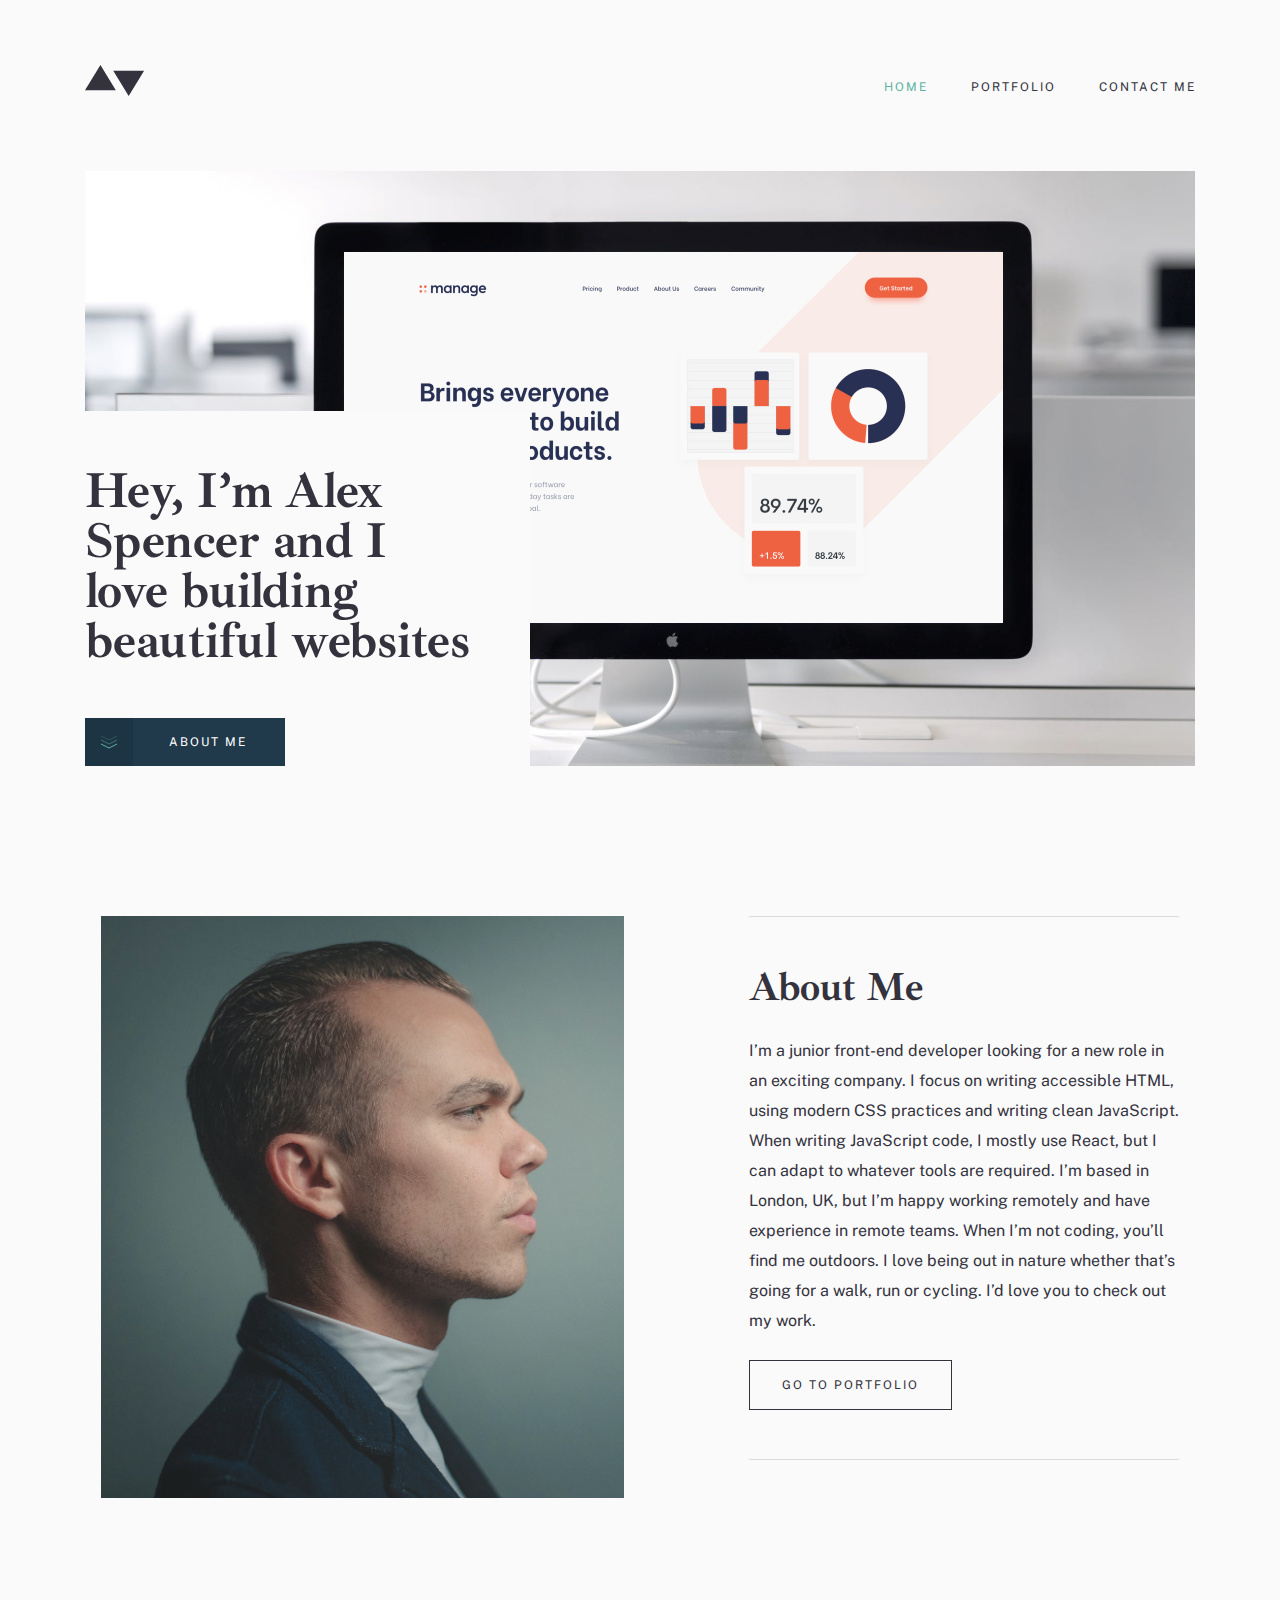
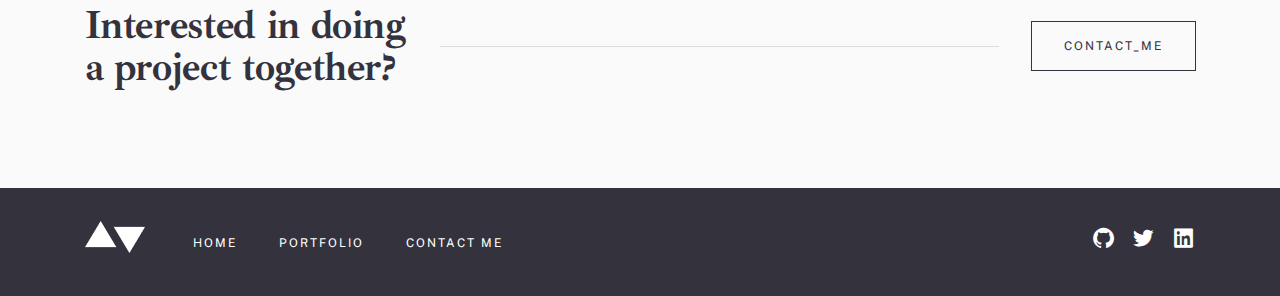
<file: index.html>
<!DOCTYPE html>
<html lang="en">
<head>
  <meta charset="UTF-8">
  <meta http-equiv="X-UA-Compatible" content="IE=edge">
  <meta name="viewport" content="width=device-width, initial-scale=1.0">
  <title>Document</title>
  <link href='https://unpkg.com/boxicons@2.0.9/css/boxicons.min.css' rel='stylesheet'>
  <link rel="preconnect" href="https://fonts.googleapis.com">
  <link rel="preconnect" href="https://fonts.gstatic.com" crossorigin>
  <link href="https://fonts.googleapis.com/css2?family=Ibarra+Real+Nova:wght@700&family=Public+Sans&display=swap" rel="stylesheet">
  <link rel="stylesheet" href="./css/flexboxgrid.css">
  <link rel="stylesheet" href="./css/normalize.css">
  <link rel="stylesheet" href="./css/home.css">
  <link rel="stylesheet" href="./css/global.css">
</head>
<body>
  <div class="wrapper">
    <section id="hero">
      <h2 class="hero__visiblty">minimalist</h2>
      <header class="hero__header header">
        <div class="header__container container">
          <div class="header__row row between-xs middle-xs">
            <a class="header__logo-link" href="#">
              <img class="header__logo" src="img/heard-logo.svg" alt="site-logo" width="60" height="32">
            </a>
            <nav class="header__nav nav">
              <ul class="nav__list row middle-xs">
                <li class="nav__item"><a class="nav__link nav__link--active" href="#">HOME</a></li>
                <li class="nav__item"><a class="nav__link" href="#">PORTFOLIO</a></li>
                <li class="nav__item"><a class="nav__link" href="#">CONTACT ME</a></li>
              </ul>
            </nav>
            <button class="header__menu menu">
              <span class="menu__line line1"></span>
              <span class="menu__line line2"></span>
              <span class="menu__line line3"></span>
            </button>
          </div>
        </div>
      </header>
      <div class="hero__container container">
        <div class="hero__elements"> 
        <div class="hero__des"> 
          <h2 class="hero__title">Hey, I’m Alex Spencer and I love building beautiful websites</h2>
          <a class="home-btn" href="#"><span></span>ABOUT ME</a>
        </div>
        </div>
      </div>
    </section>
    <main>
      <section id="about">
        <div class="about__container container">
          <div class="about__row row">
            <div class="about__item col-md-6 col-sm-5">
              <div class="about__img">
                <img src="./img/about-img.jpg" alt="about-img">
              </div>
              <div class="about__img2">
                <img  src="./img/about-img2.jpg" alt="about-img">
              </div>
            </div>
            <div class="about__item col-md-5 col-sm-6 col-xs-offset-1">
              <div class="about__elements">
                <h2 class="about__title bold">About Me</h2>
                <p class="about__text">I’m a junior front-end developer looking for a new role in an exciting company. I focus on writing accessible HTML, using modern CSS practices and writing clean JavaScript. When writing JavaScript code, I mostly use React, but I can adapt to whatever tools are required. I’m based in London, UK, but I’m happy working remotely and have experience in remote teams. When I’m not coding, you’ll find me outdoors. I love being out in nature whether that’s going for a walk, run or cycling. I’d love you to check out my work.</p>
                <a class="btn" href="#">GO TO PORTFOLIO</a>
              </div>
            </div>
          </div>
        </div>
      </section>
      <section id="interested">
        <div class="interested__container container">
          <h2 class="interested__title bold">Interested in doing a project together?</h2>
          <span></span>
          <a class="interested__link btn" href="#">CONTACT_ME</a>
        </div>
      </section>
    </main>
  </div>
  <footer class="footer-sec" id="footer">
    <div class="footer-sec__container container">
      <div class="footer">
        <a class="footer__logo" href="#">
          <img class="footer__logo-img" src="./img/footer-logo.png" alt="footer-logo">
        </a>
        <ul class="footer__list footer-list">
          <li class="footer-list__item">
            <a class="footer-list__link" href="#">HOME</a>
          </li>
          <li class="footer-list__item">
            <a class="footer-list__link" href="#">PORTFOLIO</a>
          </li>
          <li class="footer-list__item">
            <a class="footer-list__link" href="#">CONTACT ME</a>
          </li>
        </ul>
        <ul class="footer__icon-list footer-icon-list">
          <li class="footer-icon-list__item">
            <a class="footer-icon-list__link" href="#" target="_blank">
              <i class='bx bxl-github'></i>
            </a>
          </li>
          <li class="footer-icon-list__item">
            <a class="footer-icon-list__link" href="#" target="_blank">
              <i class='bx bxl-twitter' ></i>
            </a>
          </li>
          <li class="footer-icon-list__item">
            <a class="footer-icon-list__link" href="#" target="_blank">
              <i class='bx bxl-linkedin-square'></i>
            </a>
          </li>
        </ul>
      </div>
    </div>
  </footer>
  <script src="./js/main.js"></script>
</body>
</html>
</file>
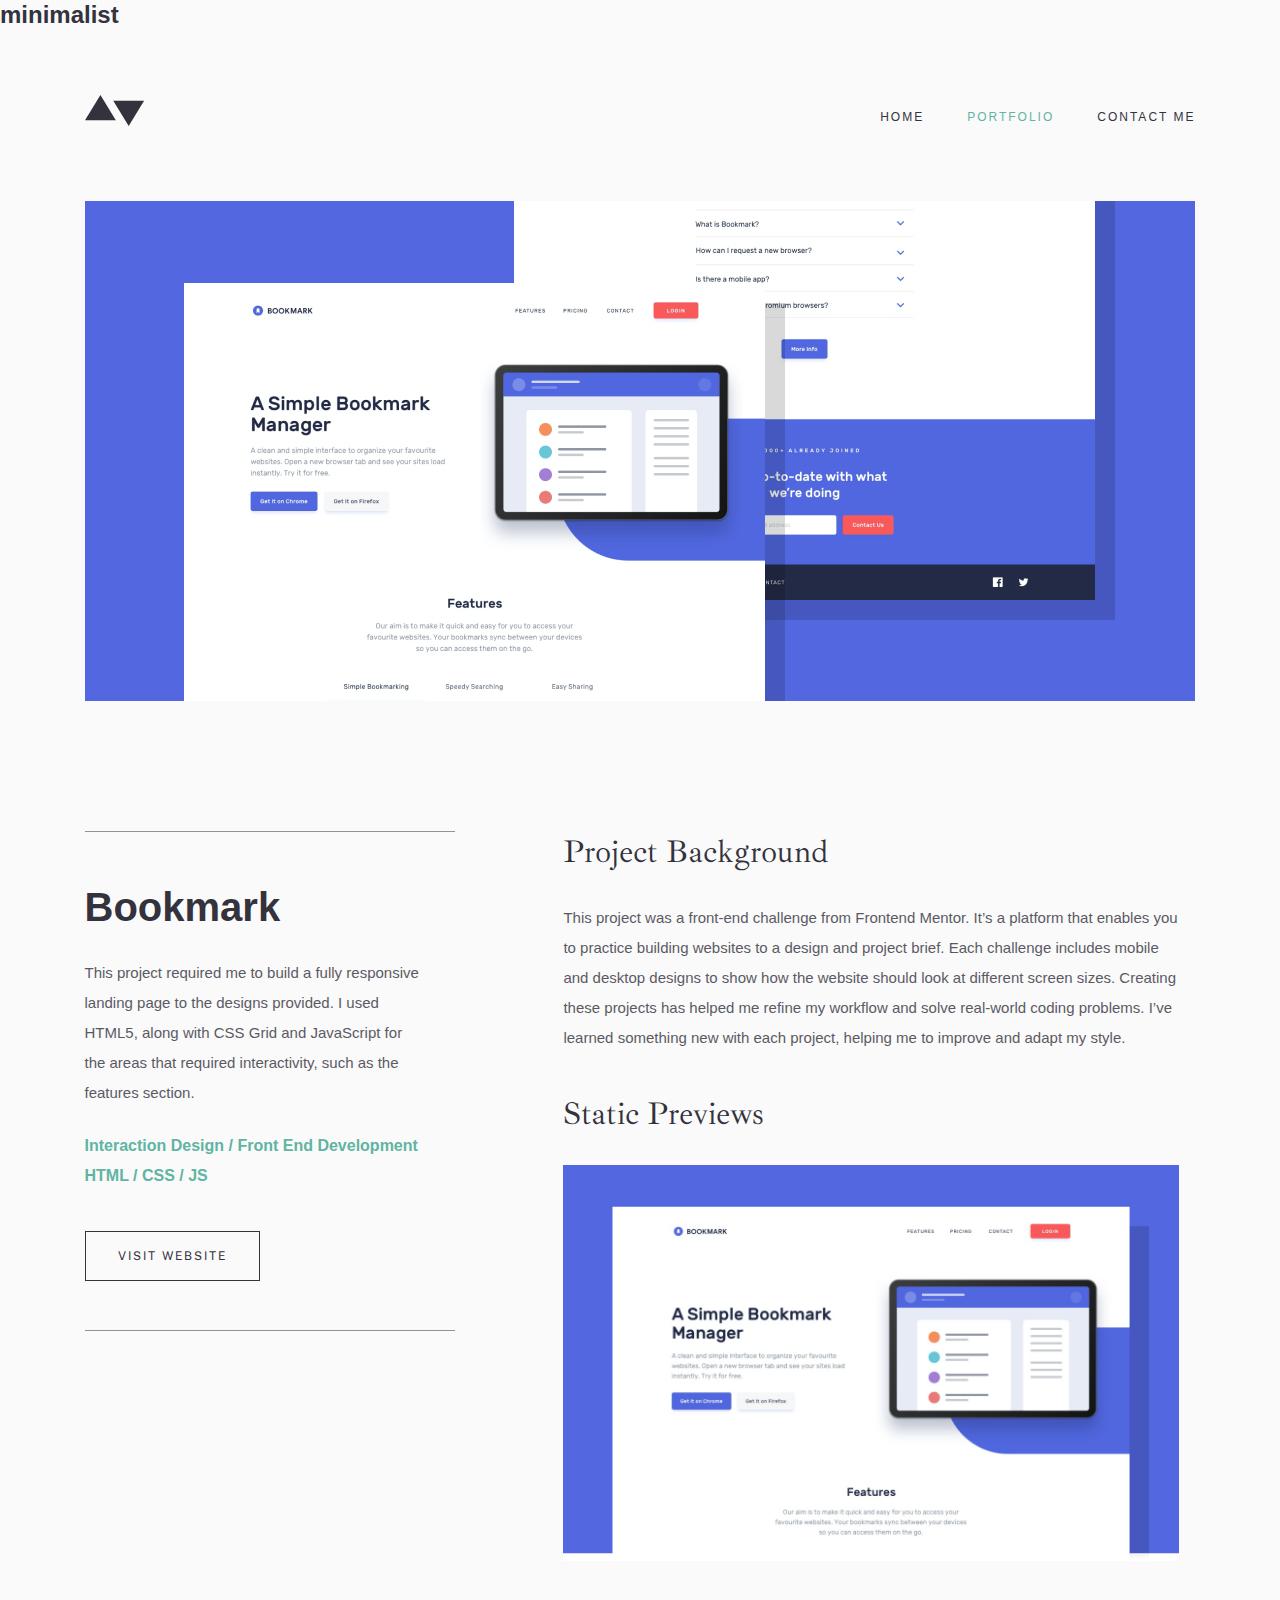
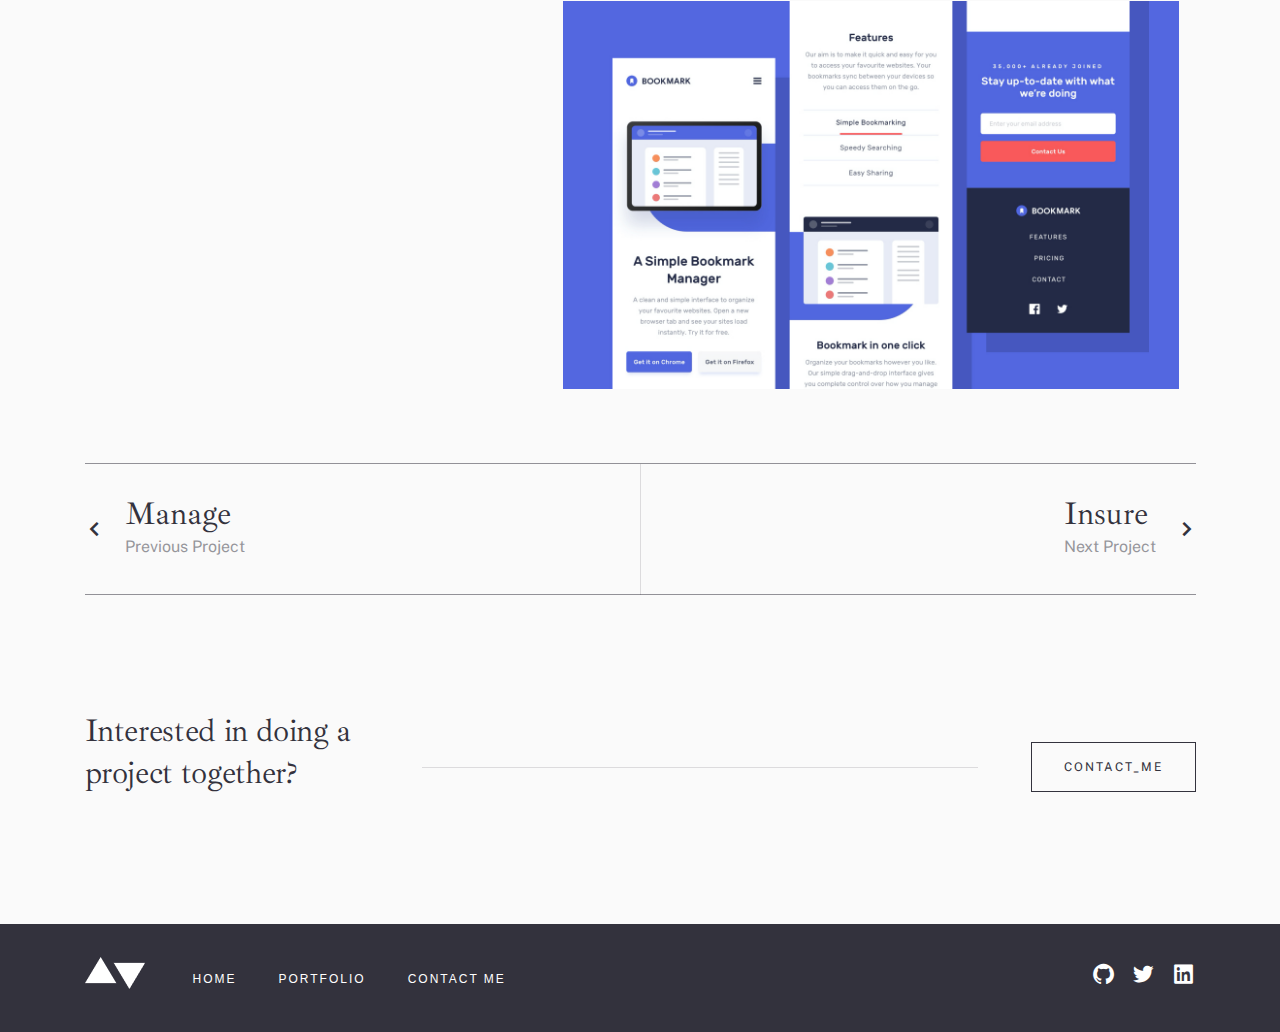
<file: bookmark.html>
<!DOCTYPE html>
<html lang="en">
<head>
  <meta charset="UTF-8">
  <meta http-equiv="X-UA-Compatible" content="IE=edge">
  <meta name="viewport" content="width=device-width, initial-scale=1.0">
  <title>Document</title>
  <link href='https://unpkg.com/boxicons@2.0.9/css/boxicons.min.css' rel='stylesheet'>
  <link rel="preconnect" href="https://fonts.googleapis.com">
  <link rel="preconnect" href="https://fonts.gstatic.com" crossorigin>
  <link href="https://fonts.googleapis.com/css2?family=Ibarra+Real+Nova:wght@700&family=Public+Sans&display=swap" rel="stylesheet">
  <link rel="stylesheet" href="./css/flexboxgrid.css">
  <link rel="stylesheet" href="./css/normalize.css">
  <link rel="stylesheet" href="./css/global.css">
  <link rel="stylesheet" href="css/bookmark-css.css">
</head>
<body>
  <div class="wrapper">
    <section id="bookmark">
      <h2 class="hero__visiblty">minimalist</h2>
      <header class="hero__header header">
        <div class="header__container container">
          <div class="header__row row between-xs middle-xs">
            <a class="header__logo-link" href="index.html">
              <img class="header__logo" src="img/heard-logo.svg" alt="site-logo" width="60" height="32">
            </a>
            <nav class="header__nav nav">
              <ul class="nav__list row middle-xs">
                <li class="nav__item"><a class="nav__link " href="index.html">HOME</a></li>
                <li class="nav__item"><a class="nav__link nav__link--active" href="port.html">PORTFOLIO</a></li>
                <li class="nav__item"><a class="nav__link" href="contact.html">CONTACT ME</a></li>
              </ul>
            </nav>
            <button class="header__menu menu">
              <span class="menu__line line1"></span>
              <span class="menu__line line2"></span>
              <span class="menu__line line3"></span>
            </button>
          </div>
        </div>
      </header>
      <div class="container">
        <div>
          <img class="bookmark__img" src="img/bookmark-hero-img.jpg" alt="img">
        </div>
        <div class="row between-xs top-xs bookmark__body">
          <div class="bookmark__block col-md-4 col-sm-12 col-xs-12">
              <div class="bookmark__texts">
                  <h2 class="block__title">Bookmark</h2>
                  <p class="block__text">This project required me to build a fully responsive landing page to the designs provided. I used HTML5, along with CSS Grid and JavaScript for the areas that required interactivity, such as the features section.</p>        
              </div>   
            <span class="block__span">Interaction Design / Front End Development
              <span>HTML / CSS / JS</span>
            </span>
            <a class="btn" href="#">VISIT WEBSITE</a>
          </div>
          <div class="project__block col-md-7 col-sm-12 col-xs-12">
            <h2 class="project__title">Project Background</h2>
            <p class="project__text">This project was a front-end  challenge from Frontend Mentor. It’s a platform that enables you to practice building websites to a design and project brief. Each challenge includes mobile and desktop designs to show how the website should look at different screen sizes. Creating these projects has helped me refine my workflow and solve real-world coding problems. I’ve learned something new with each project, helping me to improve and adapt my style.</p>
            <h3 class="project-sub__title">Static Previews</h3>
            <img class="bookmark__img-two" src="img/bookmark-img.jpg" alt="img">
            <img src="img/bookmark-img-2.jpg" alt="img">
          </div>
        </div>
        <div class="next__prev">
          <a class="next__page" href="fylo.html"><i class='bx bx-chevron-down'></i></a>
          <a class="prev__page" href="bookmark.html"><i class='bx bx-chevron-down'></i></a>
          <div class="prev">
            <h2 class="prev__title">Manage</h2>
            <p class="prev__text">Previous Project</p>
          </div>
          <span class="next-prev__line"></span>
          <div class="next">
            <h2 class="next__title">Insure</h2>
            <p class="next__text">Next Project</p>
          </div>
        </div>
        <div class="project  between-xs middle-xs">
          <h2 class="project__title bold">Interested in doing a project together?</h2>
          <span class="project__line"></span>
          <a class="btn project__btn" href="contact.html" >CONTACT_ME</a>
        </div>
      </div>
    </section>
  </div>
  
<footer class="footer-sec" id="footer">
  <div class="footer-sec__container container">
    <div class="footer">
      <a class="footer__logo" href="index.html">
        <img class="footer__logo-img" src="./img/footer-logo.png" alt="footer-logo">
      </a>
      <ul class="footer__list footer-list">
        <li class="footer-list__item">
          <a class="footer-list__link" href="index.html">HOME</a>
        </li>
        <li class="footer-list__item">
          <a class="footer-list__link" href="port.html">PORTFOLIO</a>
        </li>
        <li class="footer-list__item">
          <a class="footer-list__link" href="contact.html">CONTACT ME</a>
        </li>
      </ul>
      <ul class="footer__icon-list footer-icon-list">
        <li class="footer-icon-list__item">
          <a class="footer-icon-list__link" href="#" target="_blank">
            <i class='bx bxl-github'></i>
          </a>
        </li>
        <li class="footer-icon-list__item">
          <a class="footer-icon-list__link" href="#" target="_blank">
            <i class='bx bxl-twitter' ></i>
          </a>
        </li>
        <li class="footer-icon-list__item">
          <a class="footer-icon-list__link" href="#" target="_blank">
            <i class='bx bxl-linkedin-square'></i>
          </a>
        </li>
      </ul>
    </div>
  </div>
</footer>
<script src="./js/main.js"></script>
</body>
</html>
</file>
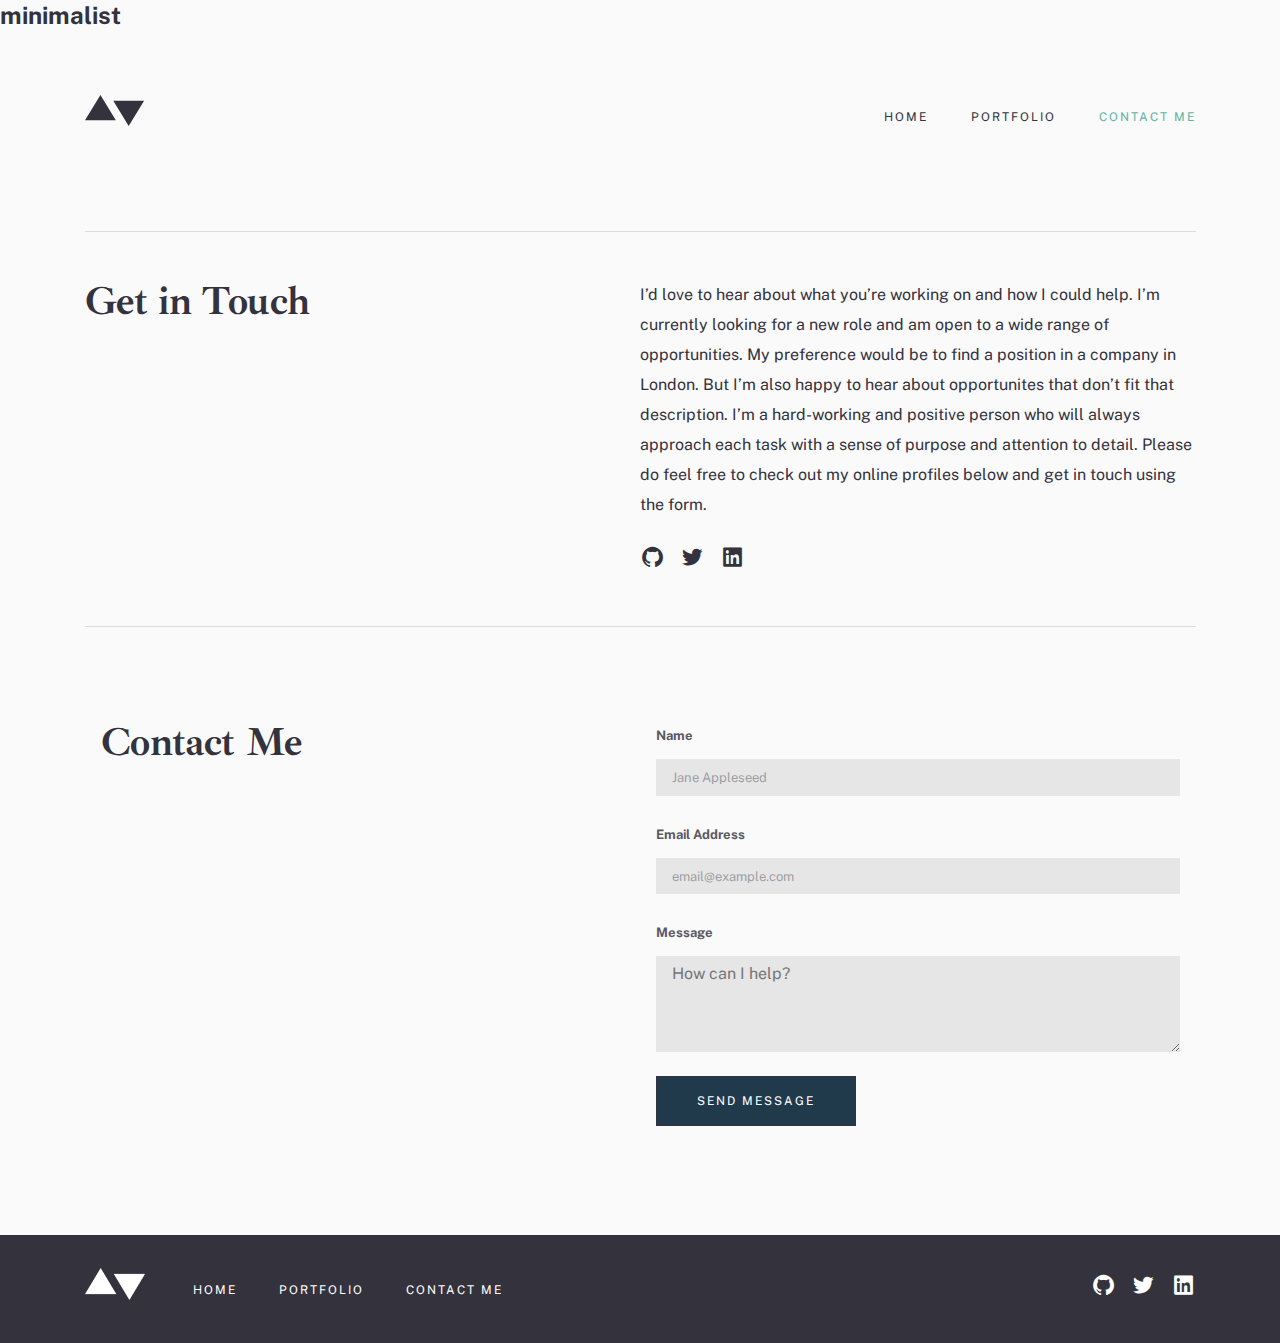
<file: contact.html>
<!DOCTYPE html>
<html lang="en">
<head>
  <meta charset="UTF-8">
  <meta http-equiv="X-UA-Compatible" content="IE=edge">
  <meta name="viewport" content="width=device-width, initial-scale=1.0">
  <title>Document</title>
  <link href='https://unpkg.com/boxicons@2.0.9/css/boxicons.min.css' rel='stylesheet'>
  <link rel="preconnect" href="https://fonts.googleapis.com">
  <link rel="preconnect" href="https://fonts.gstatic.com" crossorigin>
  <link href="https://fonts.googleapis.com/css2?family=Ibarra+Real+Nova:wght@700&family=Public+Sans&display=swap" rel="stylesheet">
  <link rel="stylesheet" href="./css/flexboxgrid.css">
  <link rel="stylesheet" href="./css/normalize.css">
  <link rel="stylesheet" href="./css/manage.css">
  <link rel="stylesheet" href="./css/global.css">
</head>
<body>
  <div class="wrapper">
    <section class="hero">
      <h2 class="hero__visiblty">minimalist</h2>
        <header class="hero__header header">
            <div class="header__container container">
              <div class="header__row row between-xs middle-xs">
                <a class="header__logo-link" href="index.html">
                  <img class="header__logo" src="img/heard-logo.svg" alt="site-logo" width="60" height="32">
                </a>
                <nav class="header__nav nav">
                  <ul class="nav__list row middle-xs">
                    <li class="nav__item"><a class="nav__link" href="index.html">HOME</a></li>
                    <li class="nav__item"><a class="nav__link" href="port.html">PORTFOLIO</a></li>
                    <li class="nav__item"><a class="nav__link nav__link--active" href="contact.html">CONTACT ME</a></li>
                  </ul>
                </nav>
                <button class="header__menu menu">
                  <span class="menu__line line1"></span>
                  <span class="menu__line line2"></span>
                  <span class="menu__line line3"></span>
                </button>
              </div>
            </div>
        </header>
    </section>
    <section class="touch">
        <div class="container">
            <div class="touch__row row betwen-xs">
                <div class="touch__col col-md-6 col-sm-12 col-xs-12">
                    <h2 class="touch__title bold">Get in Touch</h2>
                </div>
                <div class="touch__col col-md-6 col-sm-12 col-xs-12">
                    <p class="touch__desc">I’d love to hear about what you’re working on and how I could help. I’m currently looking for a new role and am open to a wide range of opportunities. My preference would be to find a position in a company in London. But I’m also happy to hear about opportunites that don’t fit that description. I’m a hard-working and positive person who will always approach each task with a sense of purpose and attention to detail. Please do feel free to check out my online profiles below and get in touch using the form.</p>
                    <ul class="touch__list row middle-xs">
                        <li class="touch__item">
                            <a class="touch__link" href="#" target="_blank">
                                <i class='bx bxl-github'></i>
                            </a>
                        </li>
                        <li class="touch__item">
                            <a class="touch__link" href="#" target="_blank">
                                <i class='bx bxl-twitter' ></i>
                            </a>
                        </li>
                        <li class="touch__item">
                            <a class="touch__link" href="#" target="_blank">
                                <i class='bx bxl-linkedin-square' ></i>
                            </a>
                        </li>
                    </ul>
                </div>
            </div>
        </div>
    </section>
    <section class="contact-me">
        <div class="container">
            <div class="row middl-xs">
                <div class="col-md-6 col-sm-12 col-xs-12">
                    <h2 class="contact-me__title bold">Contact Me</h2>
                </div>
                <div class="col-md-6 col-sm-12 col-xs-12">
                    <form class="contact-me__form form" action="https://echo.htmlacademy.ru/" method="post">
                        <label class="form__label" for="user-name">name</label>
                        <input class="form__input" type="text" id="user-name" required placeholder="Jane Appleseed" name="user-name">
                        <label class="form__label" for="user-email">Email Address</label>
                        <input class="form__input" type="email" id="user-email" required placeholder="email@example.com" name="user-email">
                        <label class="form__label" for="message">Message</label>
                        <textarea class="form__textarea" name="user-message" id="message" placeholder="How can I help?"></textarea>
                        <button class="btn form__btn" type="submit">SEND MESSAGE</button>
                    </form>
                </div>
            </div>
        </div>
    </section>
  </div>
  <footer class="footer-sec" id="footer">
    <div class="footer-sec__container container">
      <div class="footer">
        <a class="footer__logo" href="index.html">
          <img class="footer__logo-img" src="./img/footer-logo.png" alt="footer-logo">
        </a>
        <ul class="footer__list footer-list">
          <li class="footer-list__item">
            <a class="footer-list__link" href="index.html">HOME</a>
          </li>
          <li class="footer-list__item">
            <a class="footer-list__link" href="port.html">PORTFOLIO</a>
          </li>
          <li class="footer-list__item">
            <a class="footer-list__link" href="contact.html">CONTACT ME</a>
          </li>
        </ul>
        <ul class="footer__icon-list footer-icon-list">
          <li class="footer-icon-list__item">
            <a class="footer-icon-list__link" href="#" target="_blank">
              <i class='bx bxl-github'></i>
            </a>
          </li>
          <li class="footer-icon-list__item">
            <a class="footer-icon-list__link" href="#" target="_blank">
              <i class='bx bxl-twitter' ></i>
            </a>
          </li>
          <li class="footer-icon-list__item">
            <a class="footer-icon-list__link" href="#" target="_blank">
              <i class='bx bxl-linkedin-square'></i>
            </a>
          </li>
        </ul>
      </div>
    </div>
  </footer>
  <script src="./js/main.js"></script>
</body>
</html>
</file>
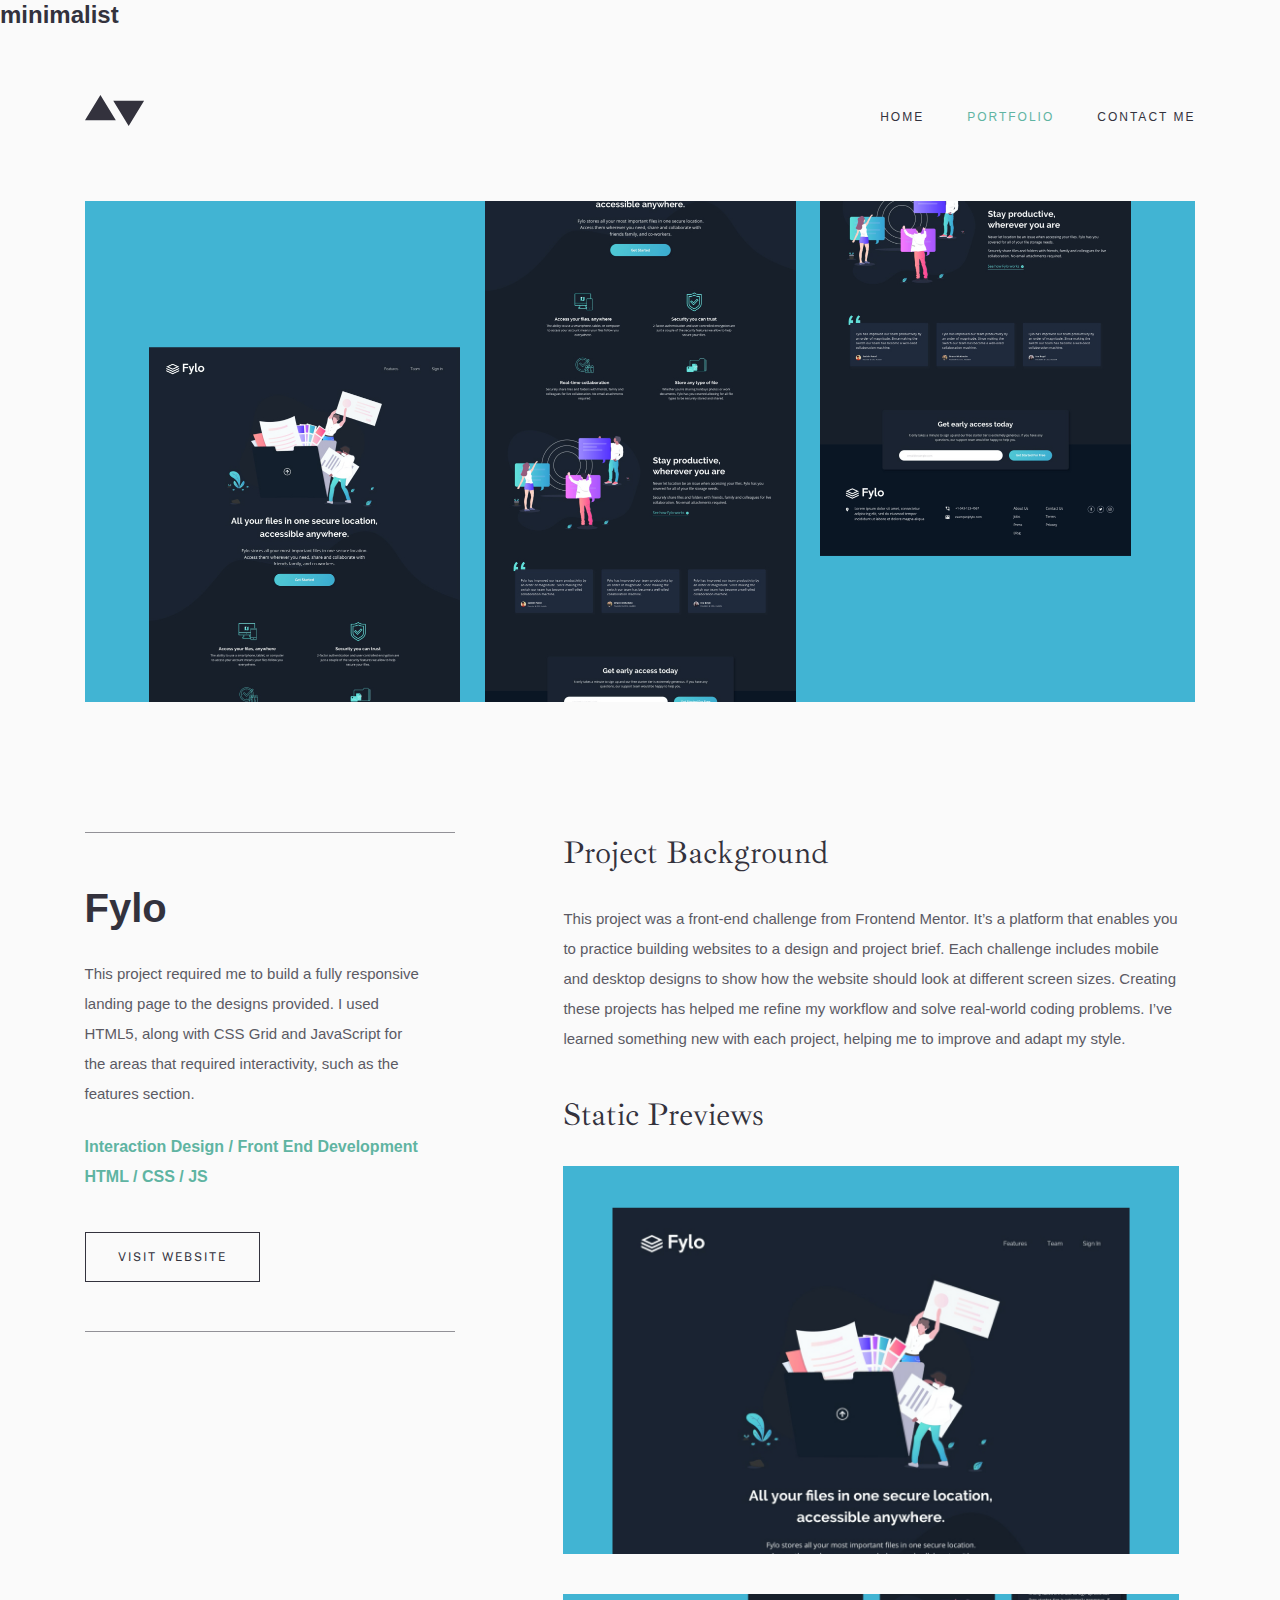
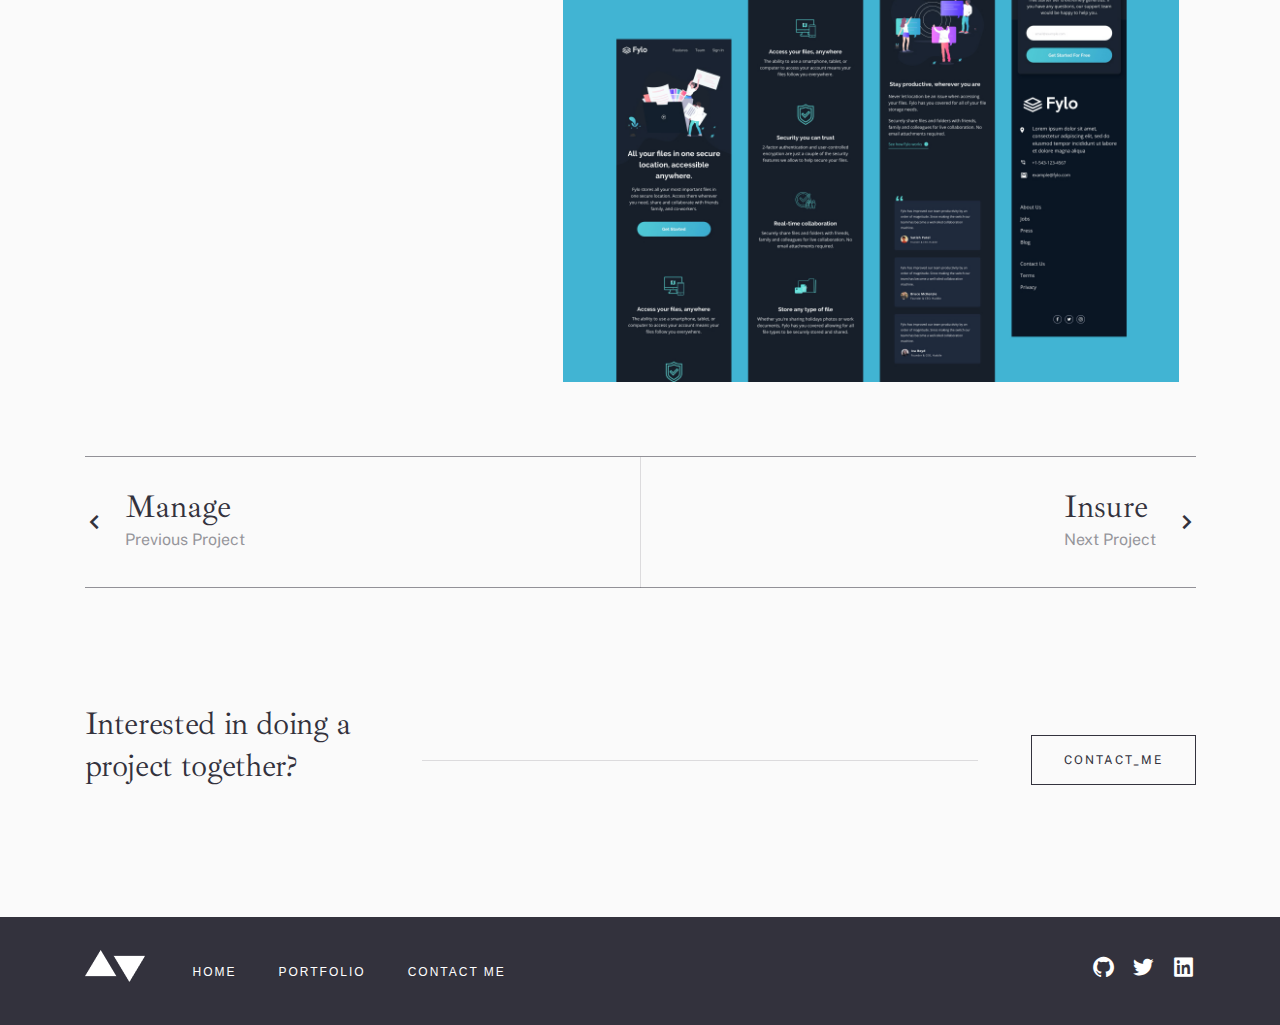
<file: fylo.html>
<!DOCTYPE html>
<html lang="en">
<head>
  <meta charset="UTF-8">
  <meta http-equiv="X-UA-Compatible" content="IE=edge">
  <meta name="viewport" content="width=device-width, initial-scale=1.0">
  <title>Document</title>
  <link href='https://unpkg.com/boxicons@2.0.9/css/boxicons.min.css' rel='stylesheet'>
  <link rel="preconnect" href="https://fonts.googleapis.com">
  <link rel="preconnect" href="https://fonts.gstatic.com" crossorigin>
  <link href="https://fonts.googleapis.com/css2?family=Ibarra+Real+Nova:wght@700&family=Public+Sans&display=swap" rel="stylesheet">
  <link rel="stylesheet" href="./css/flexboxgrid.css">
  <link rel="stylesheet" href="./css/normalize.css">
  <link rel="stylesheet" href="./css/global.css">
  <link rel="stylesheet" href="css/bookmark-css.css">
</head>
<body>
  <div class="wrapper">
    <section id="bookmark">
      <h2 class="hero__visiblty">minimalist</h2>
      <header class="hero__header header">
        <div class="header__container container">
          <div class="header__row row between-xs middle-xs">
            <a class="header__logo-link" href="index.html">
              <img class="header__logo" src="img/heard-logo.svg" alt="site-logo" width="60" height="32">
            </a>
            <nav class="header__nav nav">
              <ul class="nav__list row middle-xs">
                <li class="nav__item"><a class="nav__link" href="index.html">HOME</a></li>
                <li class="nav__item"><a class="nav__link nav__link--active" href="port.html">PORTFOLIO</a></li>
                <li class="nav__item"><a class="nav__link" href="contact.html">CONTACT ME</a></li>
              </ul>
            </nav>
            <button class="header__menu menu">
              <span class="menu__line line1"></span>
              <span class="menu__line line2"></span>
              <span class="menu__line line3"></span>
            </button>
          </div>
        </div>
      </header>
      <div class="container">
        <div>
          <img class="bookmark__img" src="img/fylo.jpg" alt="img">
        </div>
        <div class="row between-xs top-xs bookmark__body">
          <div class="bookmark__block col-md-4 col-sm-12 col-xs-12">
              <div class="bookmark__texts">
                  <h2 class="block__title">Fylo</h2>
                  <p class="block__text">This project required me to build a fully responsive landing page to the designs provided. I used HTML5, along with CSS Grid and JavaScript for the areas that required interactivity, such as the features section.</p>        
              </div>   
            <span class="block__span">Interaction Design / Front End Development
              <span>HTML / CSS / JS</span>
            </span>
            <a class="btn" href="#">VISIT WEBSITE</a>
          </div>
          <div class="project__block col-md-7 col-sm-12 col-xs-12">
            <h2 class="project__title">Project Background</h2>
            <p class="project__text">This project was a front-end  challenge from Frontend Mentor. It’s a platform that enables you to practice building websites to a design and project brief. Each challenge includes mobile and desktop designs to show how the website should look at different screen sizes. Creating these projects has helped me refine my workflow and solve real-world coding problems. I’ve learned something new with each project, helping me to improve and adapt my style.</p>
            <h3 class="project-sub__title">Static Previews</h3>
            <img class="bookmark__img-two" src="img/fylo-2.jpg" alt="img">
            <img src="img/fylo-3.jpg" alt="img">
          </div>
        </div>
        <div class="next__prev">
          <a class="next__page" href="insure.html"><i class='bx bx-chevron-down'></i></a>
          <a class="prev__page" href="bookmark.html"><i class='bx bx-chevron-down'></i></a>
          <div class="prev">
            <h2 class="prev__title">Manage</h2>
            <p class="prev__text">Previous Project</p>
          </div>
          <span class="next-prev__line"></span>
          <div class="next">
            <h2 class="next__title">Insure</h2>
            <p class="next__text">Next Project</p>
          </div>
        </div>
        <div class="project  between-xs middle-xs">
          <h2 class="project__title bold">Interested in doing a project together?</h2>
          <span class="project__line"></span>
          <a class="btn project__btn" href="contact.html" >CONTACT_ME</a>
        </div>
      </div>
    </section>
  </div>
  
<footer class="footer-sec" id="footer">
  <div class="footer-sec__container container">
    <div class="footer">
      <a class="footer__logo" href="index.html">
        <img class="footer__logo-img" src="./img/footer-logo.png" alt="footer-logo">
      </a>
      <ul class="footer__list footer-list">
        <li class="footer-list__item">
          <a class="footer-list__link" href="index.html">HOME</a>
        </li>
        <li class="footer-list__item">
          <a class="footer-list__link" href="port.html">PORTFOLIO</a>
        </li>
        <li class="footer-list__item">
          <a class="footer-list__link" href="contact.html">CONTACT ME</a>
        </li>
      </ul>
      <ul class="footer__icon-list footer-icon-list">
        <li class="footer-icon-list__item">
          <a class="footer-icon-list__link" href="#" target="_blank">
            <i class='bx bxl-github'></i>
          </a>
        </li>
        <li class="footer-icon-list__item">
          <a class="footer-icon-list__link" href="#" target="_blank">
            <i class='bx bxl-twitter' ></i>
          </a>
        </li>
        <li class="footer-icon-list__item">
          <a class="footer-icon-list__link" href="#" target="_blank">
            <i class='bx bxl-linkedin-square'></i>
          </a>
        </li>
      </ul>
    </div>
  </div>
</footer>
<script src="./js/main.js"></script>
</body>
</html>
</file>
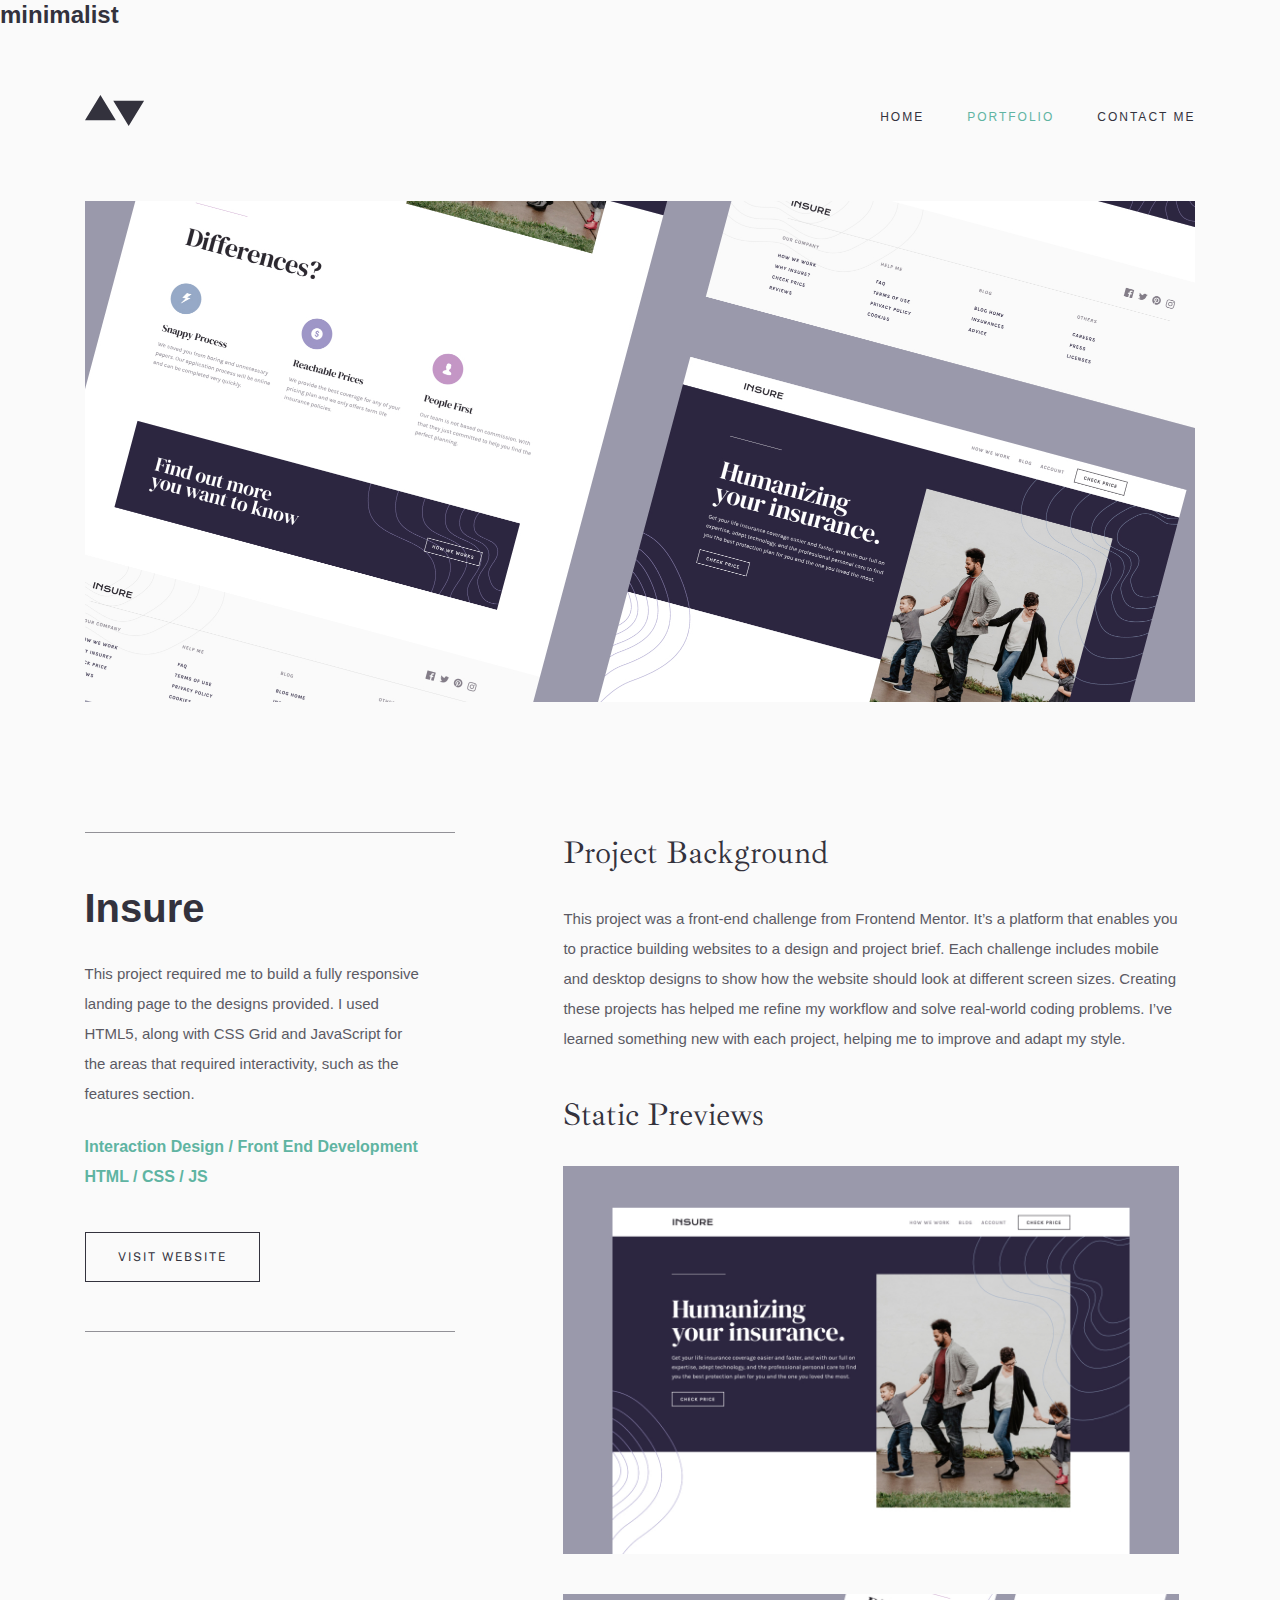
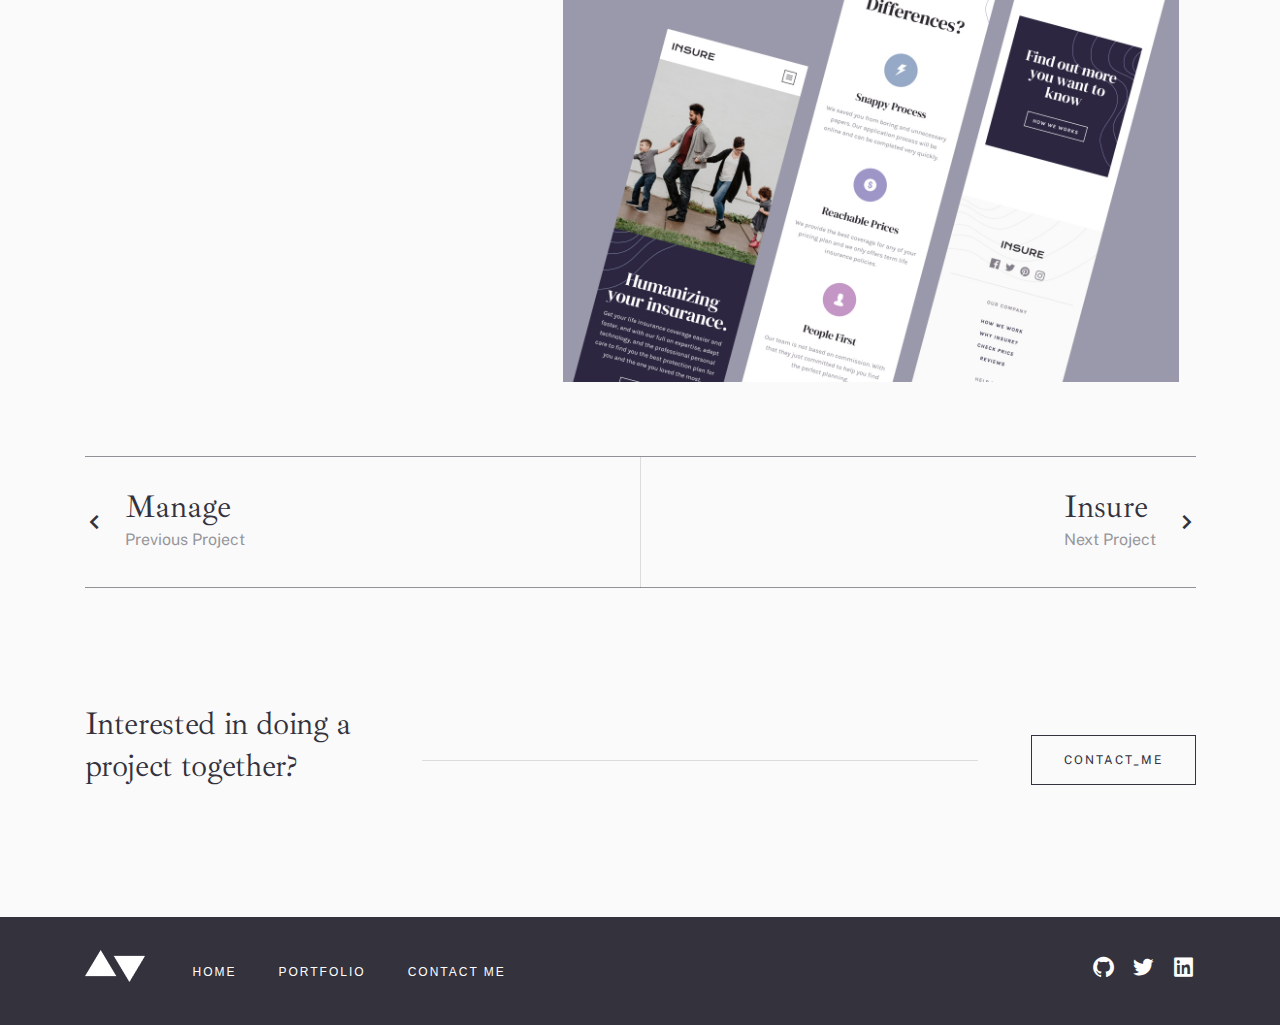
<file: insure.html>
<!DOCTYPE html>
<html lang="en">
<head>
  <meta charset="UTF-8">
  <meta http-equiv="X-UA-Compatible" content="IE=edge">
  <meta name="viewport" content="width=device-width, initial-scale=1.0">
  <title>Document</title>
  <link href='https://unpkg.com/boxicons@2.0.9/css/boxicons.min.css' rel='stylesheet'>
  <link rel="preconnect" href="https://fonts.googleapis.com">
  <link rel="preconnect" href="https://fonts.gstatic.com" crossorigin>
  <link href="https://fonts.googleapis.com/css2?family=Ibarra+Real+Nova:wght@700&family=Public+Sans&display=swap" rel="stylesheet">
  <link rel="stylesheet" href="./css/flexboxgrid.css">
  <link rel="stylesheet" href="./css/normalize.css">
  <link rel="stylesheet" href="./css/global.css">
  <link rel="stylesheet" href="css/bookmark-css.css">
</head>
<body>
  <div class="wrapper">
    <section id="bookmark">
      <h2 class="hero__visiblty">minimalist</h2>
      <header class="hero__header header">
        <div class="header__container container">
          <div class="header__row row between-xs middle-xs">
            <a class="header__logo-link" href="index.html">
              <img class="header__logo" src="img/heard-logo.svg" alt="site-logo" width="60" height="32">
            </a>
            <nav class="header__nav nav">
              <ul class="nav__list row middle-xs">
                <li class="nav__item"><a class="nav__link " href="index.html">HOME</a></li>
                <li class="nav__item"><a class="nav__link nav__link--active" href="port.html">PORTFOLIO</a></li>
                <li class="nav__item"><a class="nav__link" href="contact.html">CONTACT ME</a></li>
              </ul>
            </nav>
            <button class="header__menu menu">
              <span class="menu__line line1"></span>
              <span class="menu__line line2"></span>
              <span class="menu__line line3"></span>
            </button>
          </div>
        </div>
      </header>
      <div class="container">
        <div>
          <img class="bookmark__img" src="img/insure.jpg" alt="img">
        </div>
        <div class="row between-xs top-xs bookmark__body">
          <div class="bookmark__block col-md-4 col-sm-12 col-xs-12">
              <div class="bookmark__texts">
                  <h2 class="block__title">Insure</h2>
                  <p class="block__text">This project required me to build a fully responsive landing page to the designs provided. I used HTML5, along with CSS Grid and JavaScript for the areas that required interactivity, such as the features section.</p>        
              </div>   
            <span class="block__span">Interaction Design / Front End Development
              <span>HTML / CSS / JS</span>
            </span>
            <a class="btn" href="index.html">VISIT WEBSITE</a>
          </div>
          <div class="project__block col-md-7 col-sm-12 col-xs-12">
            <h2 class="project__title">Project Background</h2>
            <p class="project__text">This project was a front-end  challenge from Frontend Mentor. It’s a platform that enables you to practice building websites to a design and project brief. Each challenge includes mobile and desktop designs to show how the website should look at different screen sizes. Creating these projects has helped me refine my workflow and solve real-world coding problems. I’ve learned something new with each project, helping me to improve and adapt my style.</p>
            <h3 class="project-sub__title">Static Previews</h3>
            <img class="bookmark__img-two" src="img/insure-2.jpg" alt="img">
            <img src="img/insure-3.jpg" alt="img">
          </div>
        </div>
        <div class="next__prev">
          <a class="next__page" href="fylo.html"><i class='bx bx-chevron-down'></i></a>
          <a class="prev__page" href="manage.html"><i class='bx bx-chevron-down'></i></a>
          <div class="prev">
            <h2 class="prev__title">Manage</h2>
            <p class="prev__text">Previous Project</p>
          </div>
          <span class="next-prev__line"></span>
          <div class="next">
            <h2 class="next__title">Insure</h2>
            <p class="next__text">Next Project</p>
          </div>
        </div>
        <div class="project  between-xs middle-xs">
          <h2 class="project__title bold">Interested in doing a project together?</h2>
          <span class="project__line"></span>
          <a class="btn project__btn" href="contact.html" >CONTACT_ME</a>
        </div>
      </div>
    </section>
  </div>
<footer class="footer-sec" id="footer">
  <div class="footer-sec__container container">
    <div class="footer">
      <a class="footer__logo" href="index.html">
        <img class="footer__logo-img" src="./img/footer-logo.png" alt="footer-logo">
      </a>
      <ul class="footer__list footer-list">
        <li class="footer-list__item">
          <a class="footer-list__link" href="index.html">HOME</a>
        </li>
        <li class="footer-list__item">
          <a class="footer-list__link" href="port.html">PORTFOLIO</a>
        </li>
        <li class="footer-list__item">
          <a class="footer-list__link" href="contact.html">CONTACT ME</a>
        </li>
      </ul>
      <ul class="footer__icon-list footer-icon-list">
        <li class="footer-icon-list__item">
          <a class="footer-icon-list__link" href="#" target="_blank">
            <i class='bx bxl-github'></i>
          </a>
        </li>
        <li class="footer-icon-list__item">
          <a class="footer-icon-list__link" href="#" target="_blank">
            <i class='bx bxl-twitter' ></i>
          </a>
        </li>
        <li class="footer-icon-list__item">
          <a class="footer-icon-list__link" href="#" target="_blank">
            <i class='bx bxl-linkedin-square'></i>
          </a>
        </li>
      </ul>
    </div>
  </div>
</footer>
<script src="./js/main.js"></script>
</body>
</html>
</file>
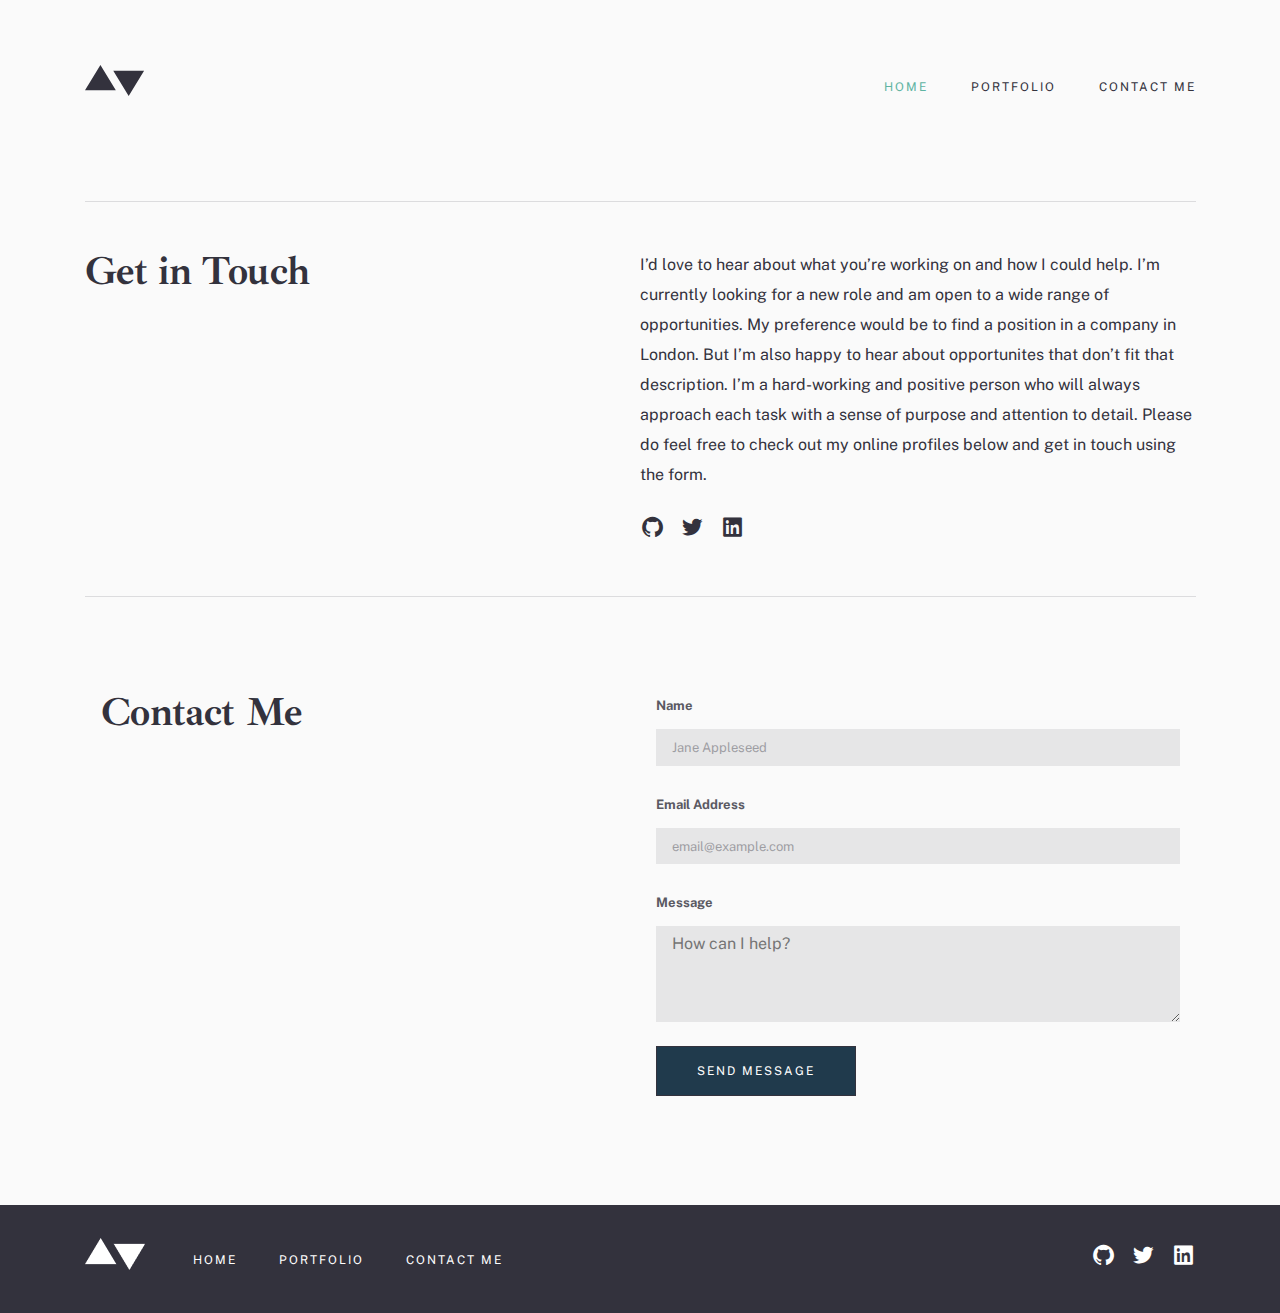
<file: manage.html>
<!DOCTYPE html>
<html lang="en">
<head>
  <meta charset="UTF-8">
  <meta http-equiv="X-UA-Compatible" content="IE=edge">
  <meta name="viewport" content="width=device-width, initial-scale=1.0">
  <title>Document</title>
  <link href='https://unpkg.com/boxicons@2.0.9/css/boxicons.min.css' rel='stylesheet'>
  <link rel="preconnect" href="https://fonts.googleapis.com">
  <link rel="preconnect" href="https://fonts.gstatic.com" crossorigin>
  <link href="https://fonts.googleapis.com/css2?family=Ibarra+Real+Nova:wght@700&family=Public+Sans&display=swap" rel="stylesheet">
  <link rel="stylesheet" href="./css/flexboxgrid.css">
  <link rel="stylesheet" href="./css/normalize.css">
  <link rel="stylesheet" href="./css/manage.css">
  <link rel="stylesheet" href="./css/global.css">
</head>
<body>
  <div class="wrapper">
    <section class="hero">
        <header class="hero__header header">
            <div class="header__container container">
              <div class="header__row row between-xs middle-xs">
                <a class="header__logo-link" href="#">
                  <img class="header__logo" src="img/heard-logo.svg" alt="site-logo" width="60" height="32">
                </a>
                <nav class="header__nav nav">
                  <ul class="nav__list row middle-xs">
                    <li class="nav__item"><a class="nav__link nav__link--active" href="#">HOME</a></li>
                    <li class="nav__item"><a class="nav__link" href="#">PORTFOLIO</a></li>
                    <li class="nav__item"><a class="nav__link" href="#">CONTACT ME</a></li>
                  </ul>
                </nav>
                <button class="header__menu menu">
                  <span class="menu__line line1"></span>
                  <span class="menu__line line2"></span>
                  <span class="menu__line line3"></span>
                </button>
              </div>
            </div>
        </header>
    </section>
    <section class="touch">
        <div class="container">
            <div class="touch__row row betwen-xs">
                <div class="touch__col col-md-6 col-sm-12 col-xs-12">
                    <h2 class="touch__title bold">Get in Touch</h2>
                </div>
                <div class="touch__col col-md-6 col-sm-12 col-xs-12">
                    <p class="touch__desc">I’d love to hear about what you’re working on and how I could help. I’m currently looking for a new role and am open to a wide range of opportunities. My preference would be to find a position in a company in London. But I’m also happy to hear about opportunites that don’t fit that description. I’m a hard-working and positive person who will always approach each task with a sense of purpose and attention to detail. Please do feel free to check out my online profiles below and get in touch using the form.</p>
                    <ul class="touch__list row middle-xs">
                        <li class="touch__item">
                            <a class="touch__link" href="#" target="_blank">
                                <i class='bx bxl-github'></i>
                            </a>
                        </li>
                        <li class="touch__item">
                            <a class="touch__link" href="#" target="_blank">
                                <i class='bx bxl-twitter' ></i>
                            </a>
                        </li>
                        <li class="touch__item">
                            <a class="touch__link" href="#" target="_blank">
                                <i class='bx bxl-linkedin-square' ></i>
                            </a>
                        </li>
                    </ul>
                </div>
            </div>
        </div>
    </section>
    <section class="contact-me">
        <div class="container">
            <div class="row middl-xs">
                <div class="col-md-6 col-sm-12 col-xs-12">
                    <h2 class="contact-me__title bold">Contact Me</h2>
                </div>
                <div class="col-md-6 col-sm-12 col-xs-12">
                    <form class="contact-me__form form" action="https://echo.htmlacademy.ru/" method="post">
                        <label class="form__label" for="user-name">name</label>
                        <input class="form__input" type="text" id="user-name" required placeholder="Jane Appleseed" name="user-name">
                        <label class="form__label" for="user-email">Email Address</label>
                        <input class="form__input" type="email" id="user-email" required placeholder="email@example.com" name="user-email">
                        <label class="form__label" for="message">Message</label>
                        <textarea class="form__textarea" name="user-message" id="message" placeholder="How can I help?"></textarea>
                        <button class="btn form__btn" type="submit">SEND MESSAGE</button>
                    </form>
                </div>
            </div>
        </div>
    </section>
  </div>
  <footer class="footer-sec" id="footer">
    <div class="footer-sec__container container">
      <div class="footer">
        <a class="footer__logo" href="#">
          <img class="footer__logo-img" src="./img/footer-logo.png" alt="footer-logo">
        </a>
        <ul class="footer__list footer-list">
          <li class="footer-list__item">
            <a class="footer-list__link" href="#">HOME</a>
          </li>
          <li class="footer-list__item">
            <a class="footer-list__link" href="#">PORTFOLIO</a>
          </li>
          <li class="footer-list__item">
            <a class="footer-list__link" href="#">CONTACT ME</a>
          </li>
        </ul>
        <ul class="footer__icon-list footer-icon-list">
          <li class="footer-icon-list__item">
            <a class="footer-icon-list__link" href="#" target="_blank">
              <i class='bx bxl-github'></i>
            </a>
          </li>
          <li class="footer-icon-list__item">
            <a class="footer-icon-list__link" href="#" target="_blank">
              <i class='bx bxl-twitter' ></i>
            </a>
          </li>
          <li class="footer-icon-list__item">
            <a class="footer-icon-list__link" href="#" target="_blank">
              <i class='bx bxl-linkedin-square'></i>
            </a>
          </li>
        </ul>
      </div>
    </div>
  </footer>
  <script src="./js/main.js"></script>
</body>
</html>
</file>
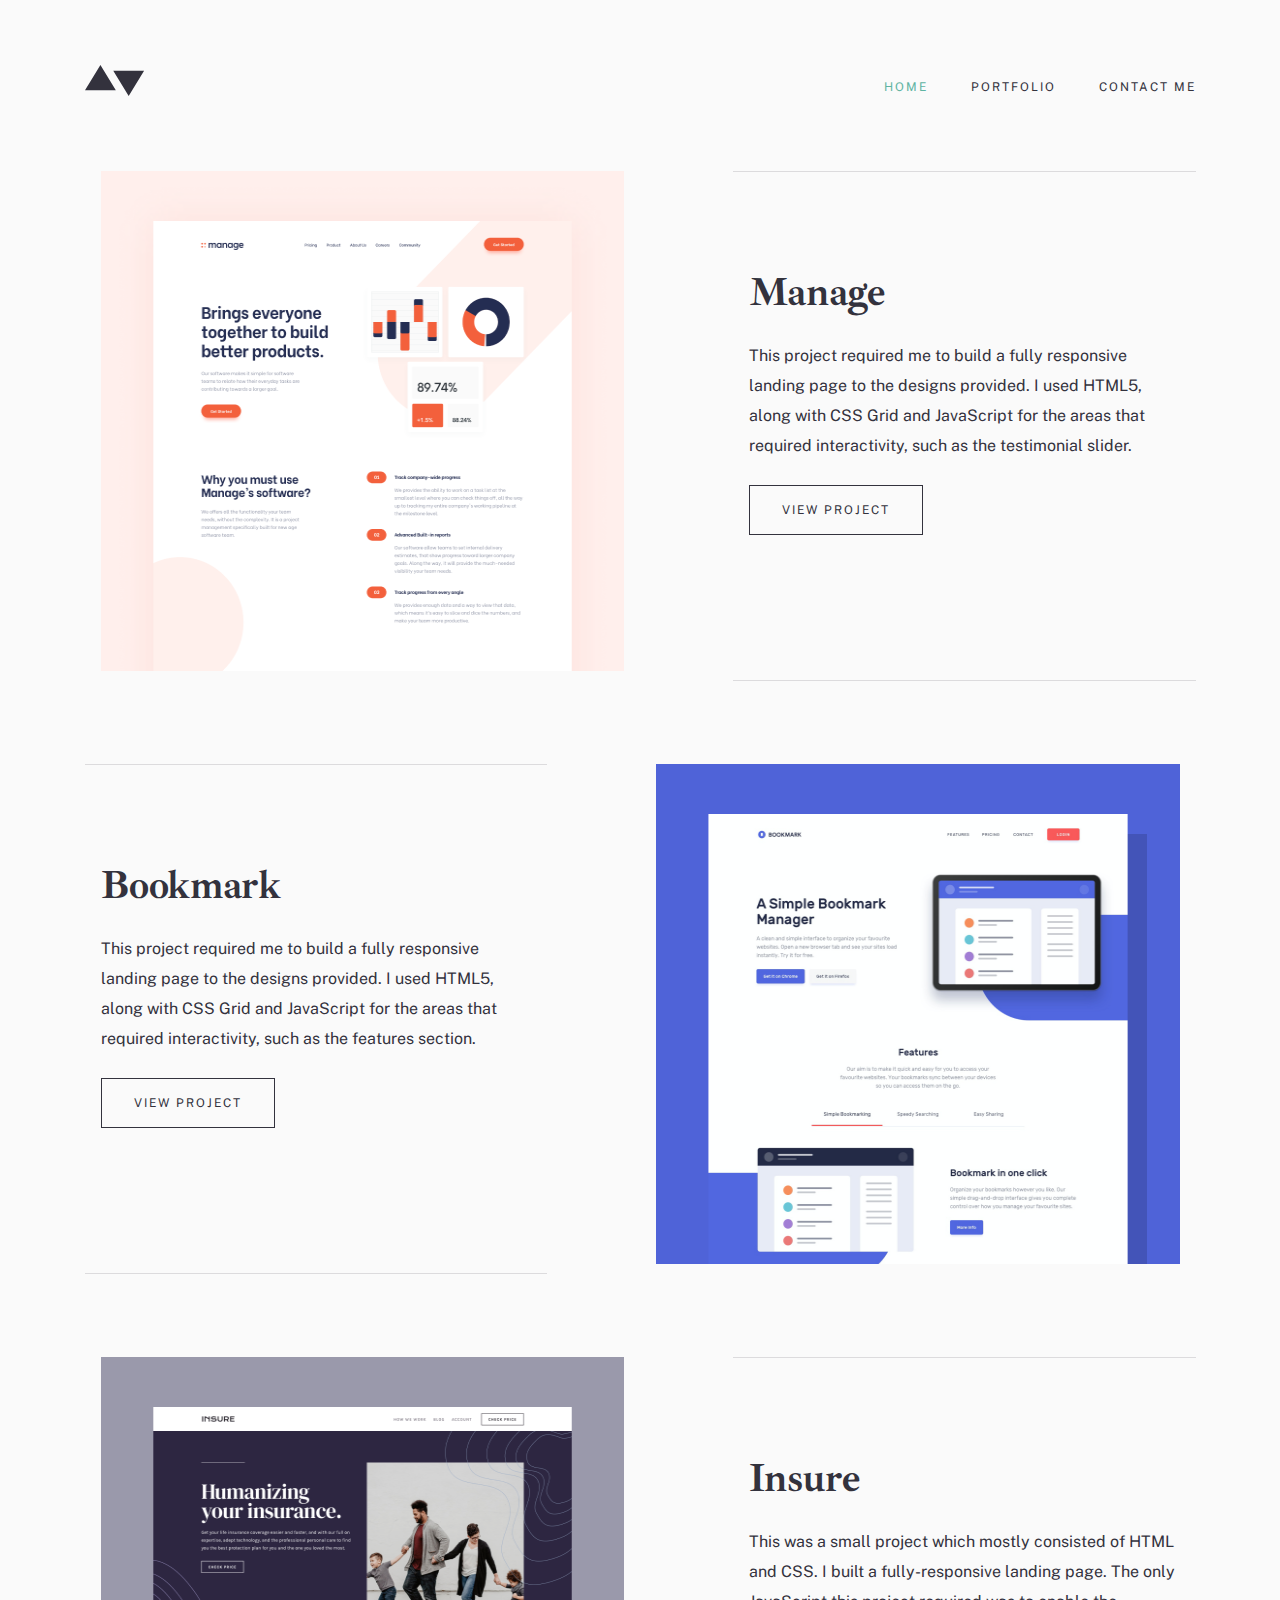
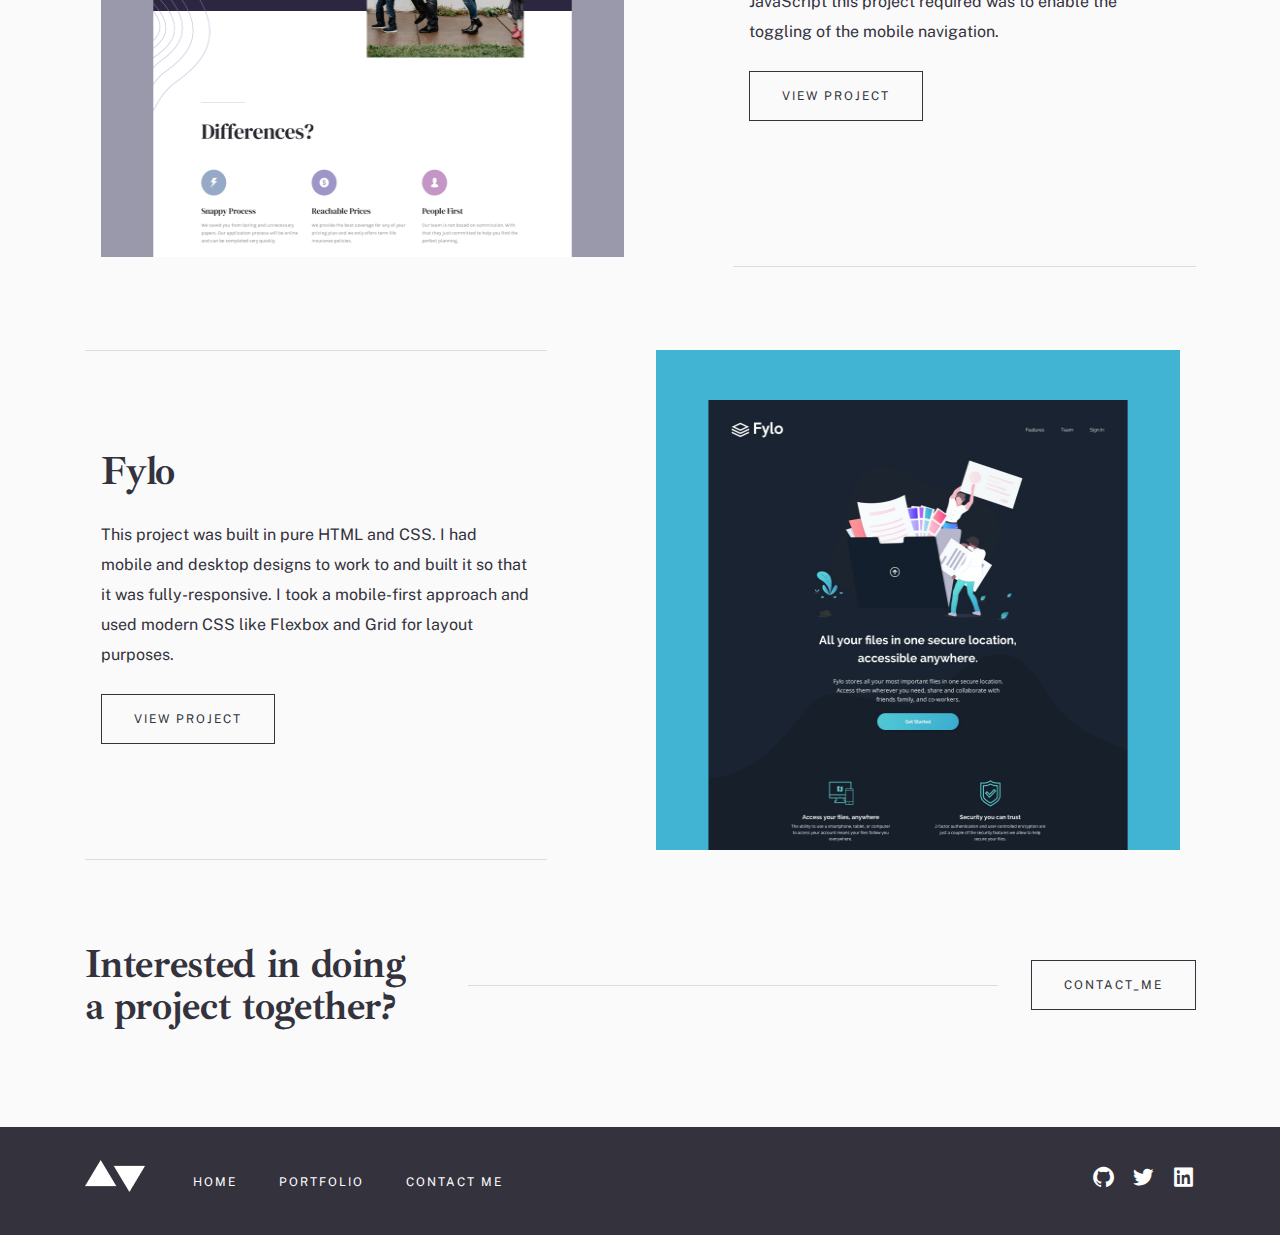
<file: port.html>
<!DOCTYPE html>
<html lang="en">
<head>
  <meta charset="UTF-8">
  <meta http-equiv="X-UA-Compatible" content="IE=edge">
  <meta name="viewport" content="width=device-width, initial-scale=1.0">
  <title>Portfolio</title>
  <link href='https://unpkg.com/boxicons@2.0.9/css/boxicons.min.css' rel='stylesheet'>
  <link rel="preconnect" href="https://fonts.googleapis.com">
  <link rel="preconnect" href="https://fonts.gstatic.com" crossorigin>
  <link href="https://fonts.googleapis.com/css2?family=Ibarra+Real+Nova:wght@700&family=Public+Sans&display=swap" rel="stylesheet">
  <link rel="stylesheet" href="./css/flexboxgrid.css">
  <link rel="stylesheet" href="./css/normalize.css">
  <link rel="stylesheet" href="./css/home.css">
  <link rel="stylesheet" href="./css/global.css">
  <link rel="stylesheet" href="css/port.css">
</head>
<body>
  <section class="wrapper">
    <header class="hero__header header">
      <div class="header__container container">
        <div class="header__row row between-xs middle-xs">
          <h2 class="header__hidden-text">text</h2>
          <a class="header__logo-link" href="#">
            <img class="header__logo" src="img/heard-logo.svg" alt="site-logo" width="60" height="32">
          </a>
          <nav class="header__nav nav">
            <ul class="nav__list row middle-xs">
              <li class="nav__item"><a class="nav__link nav__link--active" href="#">HOME</a></li>
              <li class="nav__item"><a class="nav__link" href="#">PORTFOLIO</a></li>
              <li class="nav__item"><a class="nav__link" href="#">CONTACT ME</a></li>
            </ul>
          </nav>
          <button class="header__menu menu">
            <span class="menu__line line1"></span>
            <span class="menu__line line2"></span>
            <span class="menu__line line3"></span>
          </button>
        </div>
      </div>
    </header>
    <div class="hero__content hero-content">
      <div class="hero-content__container container">
        <div class="hero-content__wrapper hero-wrapper">
          <div class="hero-wrapper__photo col-md-6 col-sm-6 col-xs-12">
            <img class="hero-wrapper__img" src="img/hero-bitmap.png" alt="img">
          </div>
          <div class="hero-wrapper__des col-md-5 col-sm-5 col-xs-12">
            <span class="hero-wrapper__element"></span>
            <h2 class="hero-wrapper__title bold">Manage</h2>
            <p class="hero-wrapper__text">This project required me to build a fully responsive landing page to the designs provided. I used HTML5, along with CSS Grid and JavaScript for the areas that required interactivity, such as the testimonial slider.</p>
            <a class="hero-wrapper__btn btn" href="#">VIEW PROJECT</a>
          </div>
        </div>
      </div>
    </div>
  </section>
  <main>
    <section class="about-sec" id="about-sec">
      <div class="about-sec__container container">
        <div class="about-sec__about about hero-content__wrapper hero-wrapper">
          <div class="hero-wrapper__photo col-md-6 col-sm-6 col-xs-12">
            <img class="hero-wrapper__img" src="img/bookmark-img.png" alt="img">
          </div>
          <div class="hero-wrapper__des col-md-5 col-sm-5 col-xs-12">
            <span class="hero-wrapper__element"></span>
            <h2 class="hero-wrapper__title bold">Bookmark</h2>
            <p class="hero-wrapper__text">This project required me to build a fully responsive landing page to the designs provided. I used HTML5, along with CSS Grid and JavaScript for the areas that required interactivity, such as the features section.</p>
            <a class="hero-wrapper__btn btn" href="#">VIEW PROJECT</a>
          </div>
        </div>
      </div>
    </section>
    <section class="insure-sec" id="insure-sec">
      <div class="insure-sec__container container">
        <div class="insure-sec__insure insure hero-content__wrapper hero-wrapper">
          <div class="hero-wrapper__photo col-md-6 col-sm-6 col-xs-12">
            <img class="hero-wrapper__img" src="img/insure-img.png" alt="img">
          </div>
          <div class="hero-wrapper__des col-md-5 col-sm-5 col-xs-12">
            <span class="hero-wrapper__element"></span>
            <h2 class="hero-wrapper__title bold">Insure</h2>
            <p class="hero-wrapper__text">This was a small project which mostly consisted of HTML and CSS. I built a fully-responsive landing page. The only JavaScript this project required was to enable the toggling of the mobile navigation.</p>
            <a class="hero-wrapper__btn btn" href="#">VIEW PROJECT</a>
          </div>
        </div>
      </div>
    </section>
    <section class="fylo-sec" id="fylo-sec">
      <div class="fylo-sec__container container">
        <div class="fylo-sec__fylo fylo hero-content__wrapper hero-wrapper">
          <div class="hero-wrapper__photo col-md-6 col-sm-6 col-xs-12">
            <img class="hero-wrapper__img" src="img/fylo-img.png" alt="img">
          </div>
          <div class="hero-wrapper__des col-md-5 col-sm-5 col-xs-12">
            <span class="hero-wrapper__element"></span>
            <h2 class="hero-wrapper__title bold">Fylo</h2>
            <p class="hero-wrapper__text">This project was built in pure HTML and CSS. I had mobile and desktop designs to work to and built it so that it was fully-responsive. I took a mobile-first approach and used modern CSS like Flexbox and Grid for layout purposes.</p>
            <a class="hero-wrapper__btn btn" href="#">VIEW PROJECT</a>
          </div>
        </div>
      </div>
    </section>
    <section class="contact-sec" id="contact-sec">
      <div class="contact-sec__container container">
        <div class="contact-sec__contact contact">
          <h2 class="contact__title bold">Interested in doing a project together?</h2>
          <span class="contact__element"></span>
          <a class="contact__btn btn" href="#">CONTACT_ME</a>
        </div>
      </div>
    </section>
  </main>
  <footer class="footer-sec" id="footer">
    <div class="footer-sec__container container">
      <div class="footer">
        <a class="footer__logo" href="#">
          <img class="footer__logo-img" src="./img/footer-logo.png" alt="footer-logo">
        </a>
        <ul class="footer__list footer-list">
          <li class="footer-list__item">
            <a class="footer-list__link" href="#">HOME</a>
          </li>
          <li class="footer-list__item">
            <a class="footer-list__link" href="#">PORTFOLIO</a>
          </li>
          <li class="footer-list__item">
            <a class="footer-list__link" href="#">CONTACT ME</a>
          </li>
        </ul>
        <ul class="footer__icon-list footer-icon-list">
          <li class="footer-icon-list__item">
            <a class="footer-icon-list__link" href="#" target="_blank">
              <i class='bx bxl-github'></i>
            </a>
          </li>
          <li class="footer-icon-list__item">
            <a class="footer-icon-list__link" href="#" target="_blank">
              <i class='bx bxl-twitter' ></i>
            </a>
          </li>
          <li class="footer-icon-list__item">
            <a class="footer-icon-list__link" href="#" target="_blank">
              <i class='bx bxl-linkedin-square'></i>
            </a>
          </li>
        </ul>
      </div>
    </div>
  </footer>
  <script src="./js/main.js"></script>
</body>
</html>
</file>
<file: css/flexboxgrid.css>
/* Uncomment and set these variables to customize the grid. */

.container-fluid {
  margin-right: auto;
  margin-left: auto;
  padding-right: 2rem;
  padding-left: 2rem;
}

.row {
  box-sizing: border-box;
  display: -ms-flexbox;
  display: -webkit-box;
  display: flex;
  -ms-flex: 0 1 auto;
  -webkit-box-flex: 0;
  flex: 0 1 auto;
  -ms-flex-direction: row;
  -webkit-box-orient: horizontal;
  -webkit-box-direction: normal;
  flex-direction: row;
  -ms-flex-wrap: wrap;
  flex-wrap: wrap;
  margin-right: -1rem;
  margin-left: -1rem;
}

.row.reverse {
  -ms-flex-direction: row-reverse;
  -webkit-box-orient: horizontal;
  -webkit-box-direction: reverse;
  flex-direction: row-reverse;
}

.col.reverse {
  -ms-flex-direction: column-reverse;
  -webkit-box-orient: vertical;
  -webkit-box-direction: reverse;
  flex-direction: column-reverse;
}

.col-xs,
.col-xs-1,
.col-xs-2,
.col-xs-3,
.col-xs-4,
.col-xs-5,
.col-xs-6,
.col-xs-7,
.col-xs-8,
.col-xs-9,
.col-xs-10,
.col-xs-11,
.col-xs-12 {
  box-sizing: border-box;
  -ms-flex: 0 0 auto;
  -webkit-box-flex: 0;
  flex: 0 0 auto;
  padding-right: 1rem;
  padding-left: 1rem;
}

.col-xs {
  -webkit-flex-grow: 1;
  -ms-flex-positive: 1;
  -webkit-box-flex: 1;
  flex-grow: 1;
  -ms-flex-preferred-size: 0;
  flex-basis: 0;
  max-width: 100%;
}

.col-xs-1 {
  -ms-flex-preferred-size: 8.333%;
  flex-basis: 8.333%;
  max-width: 8.333%;
}

.col-xs-2 {
  -ms-flex-preferred-size: 16.667%;
  flex-basis: 16.667%;
  max-width: 16.667%;
}

.col-xs-3 {
  -ms-flex-preferred-size: 25%;
  flex-basis: 25%;
  max-width: 25%;
}

.col-xs-4 {
  -ms-flex-preferred-size: 33.333%;
  flex-basis: 33.333%;
  max-width: 33.333%;
}

.col-xs-5 {
  -ms-flex-preferred-size: 41.667%;
  flex-basis: 41.667%;
  max-width: 41.667%;
}

.col-xs-6 {
  -ms-flex-preferred-size: 50%;
  flex-basis: 50%;
  max-width: 50%;
}

.col-xs-7 {
  -ms-flex-preferred-size: 58.333%;
  flex-basis: 58.333%;
  max-width: 58.333%;
}

.col-xs-8 {
  -ms-flex-preferred-size: 66.667%;
  flex-basis: 66.667%;
  max-width: 66.667%;
}

.col-xs-9 {
  -ms-flex-preferred-size: 75%;
  flex-basis: 75%;
  max-width: 75%;
}

.col-xs-10 {
  -ms-flex-preferred-size: 83.333%;
  flex-basis: 83.333%;
  max-width: 83.333%;
}

.col-xs-11 {
  -ms-flex-preferred-size: 91.667%;
  flex-basis: 91.667%;
  max-width: 91.667%;
}

.col-xs-12 {
  -ms-flex-preferred-size: 100%;
  flex-basis: 100%;
  max-width: 100%;
}

.col-xs-offset-1 {
  margin-left: 8.333%;
}

.col-xs-offset-2 {
  margin-left: 16.667%;
}

.col-xs-offset-3 {
  margin-left: 25%;
}

.col-xs-offset-4 {
  margin-left: 33.333%;
}

.col-xs-offset-5 {
  margin-left: 41.667%;
}

.col-xs-offset-6 {
  margin-left: 50%;
}

.col-xs-offset-7 {
  margin-left: 58.333%;
}

.col-xs-offset-8 {
  margin-left: 66.667%;
}

.col-xs-offset-9 {
  margin-left: 75%;
}

.col-xs-offset-10 {
  margin-left: 83.333%;
}

.col-xs-offset-11 {
  margin-left: 91.667%;
}

.start-xs {
  -ms-flex-pack: start;
  -webkit-box-pack: start;
  justify-content: flex-start;
  text-align: start;
}

.center-xs {
  -ms-flex-pack: center;
  -webkit-box-pack: center;
  justify-content: center;
  text-align: center;
}

.end-xs {
  -ms-flex-pack: end;
  -webkit-box-pack: end;
  justify-content: flex-end;
  text-align: end;
}

.top-xs {
  -ms-flex-align: start;
  -webkit-box-align: start;
  align-items: flex-start;
}

.middle-xs {
  -ms-flex-align: center;
  -webkit-box-align: center;
  align-items: center;
}

.bottom-xs {
  -ms-flex-align: end;
  -webkit-box-align: end;
  align-items: flex-end;
}

.around-xs {
  -ms-flex-pack: distribute;
  justify-content: space-around;
}

.between-xs {
  -ms-flex-pack: justify;
  -webkit-box-pack: justify;
  justify-content: space-between;
}

.first-xs {
  -ms-flex-order: -1;
  -webkit-box-ordinal-group: 0;
  order: -1;
}

.last-xs {
  -ms-flex-order: 1;
  -webkit-box-ordinal-group: 2;
  order: 1;
}

@media only screen and (min-width: 48em) {
  .container {
    width: 46rem;
  }

  .col-sm,
  .col-sm-1,
  .col-sm-2,
  .col-sm-3,
  .col-sm-4,
  .col-sm-5,
  .col-sm-6,
  .col-sm-7,
  .col-sm-8,
  .col-sm-9,
  .col-sm-10,
  .col-sm-11,
  .col-sm-12 {
    box-sizing: border-box;
    -ms-flex: 0 0 auto;
    -webkit-box-flex: 0;
    flex: 0 0 auto;
    padding-right: 1rem;
    padding-left: 1rem;
  }

  .col-sm {
    -webkit-flex-grow: 1;
    -ms-flex-positive: 1;
    -webkit-box-flex: 1;
    flex-grow: 1;
    -ms-flex-preferred-size: 0;
    flex-basis: 0;
    max-width: 100%;
  }

  .col-sm-1 {
    -ms-flex-preferred-size: 8.333%;
    flex-basis: 8.333%;
    max-width: 8.333%;
  }

  .col-sm-2 {
    -ms-flex-preferred-size: 16.667%;
    flex-basis: 16.667%;
    max-width: 16.667%;
  }

  .col-sm-3 {
    -ms-flex-preferred-size: 25%;
    flex-basis: 25%;
    max-width: 25%;
  }

  .col-sm-4 {
    -ms-flex-preferred-size: 33.333%;
    flex-basis: 33.333%;
    max-width: 33.333%;
  }

  .col-sm-5 {
    -ms-flex-preferred-size: 41.667%;
    flex-basis: 41.667%;
    max-width: 41.667%;
  }

  .col-sm-6 {
    -ms-flex-preferred-size: 50%;
    flex-basis: 50%;
    max-width: 50%;
  }

  .col-sm-7 {
    -ms-flex-preferred-size: 58.333%;
    flex-basis: 58.333%;
    max-width: 58.333%;
  }

  .col-sm-8 {
    -ms-flex-preferred-size: 66.667%;
    flex-basis: 66.667%;
    max-width: 66.667%;
  }

  .col-sm-9 {
    -ms-flex-preferred-size: 75%;
    flex-basis: 75%;
    max-width: 75%;
  }

  .col-sm-10 {
    -ms-flex-preferred-size: 83.333%;
    flex-basis: 83.333%;
    max-width: 83.333%;
  }

  .col-sm-11 {
    -ms-flex-preferred-size: 91.667%;
    flex-basis: 91.667%;
    max-width: 91.667%;
  }

  .col-sm-12 {
    -ms-flex-preferred-size: 100%;
    flex-basis: 100%;
    max-width: 100%;
  }

  .col-sm-offset-1 {
    margin-left: 8.333%;
  }

  .col-sm-offset-2 {
    margin-left: 16.667%;
  }

  .col-sm-offset-3 {
    margin-left: 25%;
  }

  .col-sm-offset-4 {
    margin-left: 33.333%;
  }

  .col-sm-offset-5 {
    margin-left: 41.667%;
  }

  .col-sm-offset-6 {
    margin-left: 50%;
  }

  .col-sm-offset-7 {
    margin-left: 58.333%;
  }

  .col-sm-offset-8 {
    margin-left: 66.667%;
  }

  .col-sm-offset-9 {
    margin-left: 75%;
  }

  .col-sm-offset-10 {
    margin-left: 83.333%;
  }

  .col-sm-offset-11 {
    margin-left: 91.667%;
  }

  .start-sm {
    -ms-flex-pack: start;
    -webkit-box-pack: start;
    justify-content: flex-start;
    text-align: start;
  }

  .center-sm {
    -ms-flex-pack: center;
    -webkit-box-pack: center;
    justify-content: center;
    text-align: center;
  }

  .end-sm {
    -ms-flex-pack: end;
    -webkit-box-pack: end;
    justify-content: flex-end;
    text-align: end;
  }

  .top-sm {
    -ms-flex-align: start;
    -webkit-box-align: start;
    align-items: flex-start;
  }

  .middle-sm {
    -ms-flex-align: center;
    -webkit-box-align: center;
    align-items: center;
  }

  .bottom-sm {
    -ms-flex-align: end;
    -webkit-box-align: end;
    align-items: flex-end;
  }

  .around-sm {
    -ms-flex-pack: distribute;
    justify-content: space-around;
  }

  .between-sm {
    -ms-flex-pack: justify;
    -webkit-box-pack: justify;
    justify-content: space-between;
  }

  .first-sm {
    -ms-flex-order: -1;
    -webkit-box-ordinal-group: 0;
    order: -1;
  }

  .last-sm {
    -ms-flex-order: 1;
    -webkit-box-ordinal-group: 2;
    order: 1;
  }
}

@media only screen and (min-width: 62em) {
  .container {
    width: 61rem;
  }

  .col-md,
  .col-md-1,
  .col-md-2,
  .col-md-3,
  .col-md-4,
  .col-md-5,
  .col-md-6,
  .col-md-7,
  .col-md-8,
  .col-md-9,
  .col-md-10,
  .col-md-11,
  .col-md-12 {
    box-sizing: border-box;
    -ms-flex: 0 0 auto;
    -webkit-box-flex: 0;
    flex: 0 0 auto;
    padding-right: 1rem;
    padding-left: 1rem;
  }

  .col-md {
    -webkit-flex-grow: 1;
    -ms-flex-positive: 1;
    -webkit-box-flex: 1;
    flex-grow: 1;
    -ms-flex-preferred-size: 0;
    flex-basis: 0;
    max-width: 100%;
  }

  .col-md-1 {
    -ms-flex-preferred-size: 8.333%;
    flex-basis: 8.333%;
    max-width: 8.333%;
  }

  .col-md-2 {
    -ms-flex-preferred-size: 16.667%;
    flex-basis: 16.667%;
    max-width: 16.667%;
  }

  .col-md-3 {
    -ms-flex-preferred-size: 25%;
    flex-basis: 25%;
    max-width: 25%;
  }

  .col-md-4 {
    -ms-flex-preferred-size: 33.333%;
    flex-basis: 33.333%;
    max-width: 33.333%;
  }

  .col-md-5 {
    -ms-flex-preferred-size: 41.667%;
    flex-basis: 41.667%;
    max-width: 41.667%;
  }

  .col-md-6 {
    -ms-flex-preferred-size: 50%;
    flex-basis: 50%;
    max-width: 50%;
  }

  .col-md-7 {
    -ms-flex-preferred-size: 58.333%;
    flex-basis: 58.333%;
    max-width: 58.333%;
  }

  .col-md-8 {
    -ms-flex-preferred-size: 66.667%;
    flex-basis: 66.667%;
    max-width: 66.667%;
  }

  .col-md-9 {
    -ms-flex-preferred-size: 75%;
    flex-basis: 75%;
    max-width: 75%;
  }

  .col-md-10 {
    -ms-flex-preferred-size: 83.333%;
    flex-basis: 83.333%;
    max-width: 83.333%;
  }

  .col-md-11 {
    -ms-flex-preferred-size: 91.667%;
    flex-basis: 91.667%;
    max-width: 91.667%;
  }

  .col-md-12 {
    -ms-flex-preferred-size: 100%;
    flex-basis: 100%;
    max-width: 100%;
  }

  .col-md-offset-1 {
    margin-left: 8.333%;
  }

  .col-md-offset-2 {
    margin-left: 16.667%;
  }

  .col-md-offset-3 {
    margin-left: 25%;
  }

  .col-md-offset-4 {
    margin-left: 33.333%;
  }

  .col-md-offset-5 {
    margin-left: 41.667%;
  }

  .col-md-offset-6 {
    margin-left: 50%;
  }

  .col-md-offset-7 {
    margin-left: 58.333%;
  }

  .col-md-offset-8 {
    margin-left: 66.667%;
  }

  .col-md-offset-9 {
    margin-left: 75%;
  }

  .col-md-offset-10 {
    margin-left: 83.333%;
  }

  .col-md-offset-11 {
    margin-left: 91.667%;
  }

  .start-md {
    -ms-flex-pack: start;
    -webkit-box-pack: start;
    justify-content: flex-start;
    text-align: start;
  }

  .center-md {
    -ms-flex-pack: center;
    -webkit-box-pack: center;
    justify-content: center;
    text-align: center;
  }

  .end-md {
    -ms-flex-pack: end;
    -webkit-box-pack: end;
    justify-content: flex-end;
    text-align: end;
  }

  .top-md {
    -ms-flex-align: start;
    -webkit-box-align: start;
    align-items: flex-start;
  }

  .middle-md {
    -ms-flex-align: center;
    -webkit-box-align: center;
    align-items: center;
  }

  .bottom-md {
    -ms-flex-align: end;
    -webkit-box-align: end;
    align-items: flex-end;
  }

  .around-md {
    -ms-flex-pack: distribute;
    justify-content: space-around;
  }

  .between-md {
    -ms-flex-pack: justify;
    -webkit-box-pack: justify;
    justify-content: space-between;
  }

  .first-md {
    -ms-flex-order: -1;
    -webkit-box-ordinal-group: 0;
    order: -1;
  }

  .last-md {
    -ms-flex-order: 1;
    -webkit-box-ordinal-group: 2;
    order: 1;
  }
}

@media only screen and (min-width: 75em) {
  .container {
    width: 71rem;
  }

  .col-lg,
  .col-lg-1,
  .col-lg-2,
  .col-lg-3,
  .col-lg-4,
  .col-lg-5,
  .col-lg-6,
  .col-lg-7,
  .col-lg-8,
  .col-lg-9,
  .col-lg-10,
  .col-lg-11,
  .col-lg-12 {
    box-sizing: border-box;
    -ms-flex: 0 0 auto;
    -webkit-box-flex: 0;
    flex: 0 0 auto;
    padding-right: 1rem;
    padding-left: 1rem;
  }

  .col-lg {
    -webkit-flex-grow: 1;
    -ms-flex-positive: 1;
    -webkit-box-flex: 1;
    flex-grow: 1;
    -ms-flex-preferred-size: 0;
    flex-basis: 0;
    max-width: 100%;
  }

  .col-lg-1 {
    -ms-flex-preferred-size: 8.333%;
    flex-basis: 8.333%;
    max-width: 8.333%;
  }

  .col-lg-2 {
    -ms-flex-preferred-size: 16.667%;
    flex-basis: 16.667%;
    max-width: 16.667%;
  }

  .col-lg-3 {
    -ms-flex-preferred-size: 25%;
    flex-basis: 25%;
    max-width: 25%;
  }

  .col-lg-4 {
    -ms-flex-preferred-size: 33.333%;
    flex-basis: 33.333%;
    max-width: 33.333%;
  }

  .col-lg-5 {
    -ms-flex-preferred-size: 41.667%;
    flex-basis: 41.667%;
    max-width: 41.667%;
  }

  .col-lg-6 {
    -ms-flex-preferred-size: 50%;
    flex-basis: 50%;
    max-width: 50%;
  }

  .col-lg-7 {
    -ms-flex-preferred-size: 58.333%;
    flex-basis: 58.333%;
    max-width: 58.333%;
  }

  .col-lg-8 {
    -ms-flex-preferred-size: 66.667%;
    flex-basis: 66.667%;
    max-width: 66.667%;
  }

  .col-lg-9 {
    -ms-flex-preferred-size: 75%;
    flex-basis: 75%;
    max-width: 75%;
  }

  .col-lg-10 {
    -ms-flex-preferred-size: 83.333%;
    flex-basis: 83.333%;
    max-width: 83.333%;
  }

  .col-lg-11 {
    -ms-flex-preferred-size: 91.667%;
    flex-basis: 91.667%;
    max-width: 91.667%;
  }

  .col-lg-12 {
    -ms-flex-preferred-size: 100%;
    flex-basis: 100%;
    max-width: 100%;
  }

  .col-lg-offset-1 {
    margin-left: 8.333%;
  }

  .col-lg-offset-2 {
    margin-left: 16.667%;
  }

  .col-lg-offset-3 {
    margin-left: 25%;
  }

  .col-lg-offset-4 {
    margin-left: 33.333%;
  }

  .col-lg-offset-5 {
    margin-left: 41.667%;
  }

  .col-lg-offset-6 {
    margin-left: 50%;
  }

  .col-lg-offset-7 {
    margin-left: 58.333%;
  }

  .col-lg-offset-8 {
    margin-left: 66.667%;
  }

  .col-lg-offset-9 {
    margin-left: 75%;
  }

  .col-lg-offset-10 {
    margin-left: 83.333%;
  }

  .col-lg-offset-11 {
    margin-left: 91.667%;
  }

  .start-lg {
    -ms-flex-pack: start;
    -webkit-box-pack: start;
    justify-content: flex-start;
    text-align: start;
  }

  .center-lg {
    -ms-flex-pack: center;
    -webkit-box-pack: center;
    justify-content: center;
    text-align: center;
  }

  .end-lg {
    -ms-flex-pack: end;
    -webkit-box-pack: end;
    justify-content: flex-end;
    text-align: end;
  }

  .top-lg {
    -ms-flex-align: start;
    -webkit-box-align: start;
    align-items: flex-start;
  }

  .middle-lg {
    -ms-flex-align: center;
    -webkit-box-align: center;
    align-items: center;
  }

  .bottom-lg {
    -ms-flex-align: end;
    -webkit-box-align: end;
    align-items: flex-end;
  }

  .around-lg {
    -ms-flex-pack: distribute;
    justify-content: space-around;
  }

  .between-lg {
    -ms-flex-pack: justify;
    -webkit-box-pack: justify;
    justify-content: space-between;
  }

  .first-lg {
    -ms-flex-order: -1;
    -webkit-box-ordinal-group: 0;
    order: -1;
  }

  .last-lg {
    -ms-flex-order: 1;
    -webkit-box-ordinal-group: 2;
    order: 1;
  }
}
</file>
<file: css/home.css>
:root{
  --text-color:#33323D;
  --link-hover: #5FB4A2;
  --bod-color:#FAFAFA;
  --white:#fff;
}
.home-btn{
  display: block;
  font-family: Public Sans;
  font-style: normal;
  font-weight: normal;
  font-size: 12px;
  line-height: 14px;
  text-align: center;
  letter-spacing: 2px;
  text-transform: uppercase;
  color: var(--white); 
  background: #203A4C;
  width: 200px;
  height: 48px;
  transition: all .3s ease;
  display: flex;
  align-items: center;
}
#hero{
  padding-bottom: 150px;
}
.home-btn:active{
  opacity: 0.2;
}
.home-btn span{
  width: 48px;
  height: 48px;
  background: #1D3444;
  display: block;
  background-repeat: no-repeat;
  background-image: url('../img/btn.svg');
  background-position: center center;
  transition: all .3s ease;
  margin-right: 36px;
}
.home-btn:hover{
  background-color: #5FB4A2;
}
.home-btn:hover span{
  background-color: #55A292;
}
.home-btn:hover span{
  background-image: url('../img/btn2.svg');
}
.hero__elements{
  padding-top: 240px;
  background-repeat: no-repeat;
  background-size: 1110px 600px;
  background-image: url('../img/main-hero.jpg');
}
.hero__des{
  padding: 55px 56px 0 0;
  background-color: var(--bod-color);
  max-width: 445px;
}
.hero__title{
  font-family: Ibarra Real Nova;
  font-style: normal;
  font-weight: bold;
  font-size: 50px;
  line-height: 50px;
  letter-spacing: -0.446429px;
  color: var(--text-color); 
  margin-bottom: 52px; 
}
@media screen and (max-width:1200px){
  .hero__elements{
    background-size: 100%;
  }
}
@media screen and (max-width:974px){
  .hero__elements{
    background-size: 100%;
  }
  .hero__des{
    max-width: 514px;
    font-size: 40px;
    line-height: 42px;
  }
  .hero__title{
    font-size: 40px;
    line-height: 42px;
  }
}
@media screen and (max-width:443px){
  .hero__des{
    padding: 0;
  }
}
@media screen and (max-width:373px) {
  .hero__elements{
    padding-top: 170px;
  }
}
#about{
  padding-bottom: 96px;
}
.about__title{
  margin-bottom: 28px;
}
.about__text{
  margin-bottom: 24px;
}
.about__elements{
  padding-top: 50px;
  padding-bottom: 50px;
  position: relative;
}
.about__elements::before{
  content: "";
  position: absolute;
  width: 100%;
  height: 1px;
  background-color: var(--text-color);
  opacity: 0.15;
  top: 0;
  left: 0;
  right: 0;
}
.about__elements::after{
  content: "";
  position: absolute;
  width: 100%;
  height: 1px;
  background-color: var(--text-color);
  opacity: 0.15;
  bottom: 0;
  left: 0;
  right: 0;
}
 .about__img2{
  display: none;
}

@media screen and (max-width:992px){
 .about__img2{
    display: block;
  }
  .about__img{
    display: none;
  }
}
@media screen and (max-width:766px){
  .about__img2{
     display: none;
  }
  .about__img{
    display: block;
    text-align: center;
  }
  .about__elements{
    margin-top: 30px;
  }
   
}
.interested__container{
  display: flex;
  justify-content: space-between;
  align-items: center;
}
.interested__title{
  max-width: 350px;
  margin-right: 32px;
}
.interested__container .btn{
  margin-left: 32px;
}
.interested__container span{
  display: block;
  width: 100%;
  height: 1px;
  background-color: var(--text-color);
  opacity: 0.15;
}
#interested{
  padding-bottom: 100px;
}
.interested__link span{
 display: block;
}
@media screen and (max-width:588px){
  .interested__container{
    flex-direction: column;
    text-align: center;
  }
  .interested__container span{
    display: none;
  }
  .interested__title{
    margin-right: 0;
    width: 100%;
    margin-bottom: 40px;
  }
  .interested__container .btn{
    margin-left: 0;
  }
}
.hero__visiblty{
  position: absolute;
  clip: rect(0 0 0 0);
  width: 1px;
  height: 1px;
  margin: -1px;
  
}
</file>
<file: css/global.css>
html {
  box-sizing: border-box;
}

*,
*::before,
*::after {
  box-sizing: inherit;
}
:root{
  --text-color:#33323D;
  --link-hover: #5FB4A2;
  --bod-color:#FAFAFA;
  --white:#fff;
}
body {
  margin: 0;
  padding: 0;
  display: flex;
  flex-direction: column;
  justify-content: space-between;
  min-height: 100vh;
  background-color: var(--bod-color);
  font-style: normal;
  font-weight: normal;
  font-size: 16px;
  line-height: 30px;
  font-family: Public Sans;
  color: var(--text-color);
  
}

img {
  max-width: 100%;
  height: auto;
}
ul{
  list-style: none;
  padding: 0;
  margin: 0;
}
a{
  text-decoration: none;
}
h1,
h2,
h3,
h4,
h5,
h6{
  margin: 0;
}
p{
  margin: 0;
}
@media only screen and (min-width: 1200px) {
  .container {
    width: 1151px;
  }
}
.container{
  max-width: 1151px;
  margin-left: auto;
  margin-right: auto;
  padding-right: 20px;
  padding-left: 20px;
}
.bold{
  font-family: Ibarra Real Nova;
  font-style: normal;
  font-weight: bold;
  font-size: 40px;
  line-height: 42px;
  letter-spacing: -0.357143px;
  color: var(--text-color);
  
}
.btn{
  font-family: Public Sans;
  font-style: normal;
  font-weight: normal;
  font-size: 12px;
  line-height: 14px;
  letter-spacing: 2px;
  text-transform: uppercase;
  color: var(--text-color);
  border: 1px solid --text-color;
  box-sizing: border-box;
  padding: 17px 32px;
  display: inline-block;
  text-decoration: none;
  border: 1px solid #33323D;
}
.btn:hover{
  color: var(--white);
  background: var(--text-color);
}
.btn:active{
  color: var(--text-color);
  background: transparent;
  border: 1px solid #D6D6D8;
}
.header {
  padding: 65px 0;
}
.nav__list {
  margin: 0;
  padding: 0;
}
.nav__link{
  font-style: normal;
  font-weight: normal;
  font-size: 12px;
  line-height: 14px;
  letter-spacing: 2px;
  text-transform: uppercase;
  color: var(--text-color);
  transition: color 0.4s ease;
}
.nav__item:hover .nav__link{
  color: #5fb4a2;
}
.nav__link--active{
  color: #5fb4a2;
}
.nav__item:not(:last-child){
  margin-right: 43px;
}
.header__container{
  position: relative;
}
.header__menu {
  display: none;
  background: none;
  border: none;
  cursor: pointer;
  padding: 0;
}
.row{
  margin-left: 0;
  margin-right: 0;
}

.menu__line{
  width: 24px;
  height: 1px;
  display: block;
  background: var(--text-color);
  transition: transform 0.4s ease;
}
.menu__line:not(:last-child){
  margin-bottom:  5px;
}
.remove-line{
  display: none;
}
.rotate-line1{
  transform: rotate(45deg);
}
.rotate-line3{
  transform: rotate(135deg) translate(-4px,4px);
}
@media screen and (max-width:768px){
  .header__nav{
    position:absolute;
    background: var(--text-color);
    overflow: hidden;
    height: 0;
    right: 20px;
    top: 50px;
    z-index: 1000;
    transition: all 0.4s ease;
  }
  .open-nav{
    height: 199px;
    padding: 40px 65px;
  }
  .nav__list{
    flex-direction: column;
    align-items: center;
  }
  .nav__item:not(:last-child){
    margin: 0;
    margin-bottom: 15px;
  }
  .nav__link{
    color: var(--white);
  }
  .header__menu {
    display: block;
  }
  
}




#footer {
  width: 100%;
  background-color: var(--text-color);
  padding-top: 33px;
  padding-bottom: 33px;
}
.footer {
  display: flex;
  align-items: center;
  justify-content: space-between;
}
.footer__logo-img {
  width: 61px;
  height: 32px;
}
.footer__list {
  padding: 0;
  list-style: none;
  display: flex;
  align-items: center;
  margin-left: 47px;
  margin-right: auto;
}
.footer-list__item:not(:first-child) {
  margin-left: 42px;
}
.footer-list__link {
  font-style: normal;
  font-weight: normal;
  font-size: 12px;
  line-height: 14px;
  letter-spacing: 2px;
  text-decoration: none;
  text-transform: uppercase;
  color: var(--white);
}
.footer-icon-list {
  padding: 0;
  list-style: none;
  display: flex;
  align-items: center;
}
.footer-icon-list__item:not(:last-child) {
  margin-right: 15px;
}
.footer-icon-list__link {
  width: 25px;
  height: 24px;
  text-decoration: none;
  font-size: 25px;
  color: var(--white);
}
@media screen and (max-width:576px){
  .footer{
    flex-direction: column;
    text-align: center;
  }
  .footer__list {
    flex-direction: column;
    text-align: center;
    justify-content: center;
    margin: 0 auto;
  }
  .footer-list__item:not(:first-child) {
    margin-left: 0px;
    
  }
  .footer__logo{
    margin-bottom: 40px;
  }
  .footer-list__item{
    margin-bottom: 32px;
  }
}
</file>
<file: css/bookmark-css.css>
html {
  box-sizing: border-box;
}

*,
*::before,
*::after {
  box-sizing: inherit;
}
:root{
  --text-color:#33323D;
  --link-hover: #5FB4A2;
  --bod-color:#FAFAFA;
  --white:#fff;
  --border-color:#33323d86;
}

body {
  margin: 0;
  padding: 0;
  display: flex;
  flex-direction: column;
  min-height: 100vh;
  background-color: var(--bod-color);
  font-family: sans-serif;
}

img {
  max-width: 100%;
  height: auto;
}

#bookmark{
  margin-bottom: 100px;
}
.bookmark__img{
  margin-bottom: 120px;
}

.bookmark__block{
  width: 350px;
  height: 500px;
  border-top: 1px solid var(--border-color);
  border-bottom: 1px solid var(--border-color);
  padding: 54px 0;
  position: relative;
}
.block__title{
  font-style: normal;
  font-weight: bold;
  font-size: 40px;
  line-height: 42px;
  color: var(--text-color);
  margin-bottom: 30px;
}
.block__text{
  font-style: normal;
  font-weight: normal;
  font-size: 15px;
  line-height: 30px;
  color: var(--text-color);
  mix-blend-mode: normal;
  opacity: 0.8;
  width: 335px;
  margin-bottom: 23px;
}
.block__span{
  font-style: normal;
  font-weight: bold;
  font-size: 16px;
  line-height: 30px;
  color: var(--link-hover);
  display: block;
  margin-bottom: 40px;
}
.project__block {
  width: 635px;
}
.project__title {
  font-family: Ibarra Real Nova;
  font-style: normal;
  font-weight: normal;
  font-size: 32px;
  line-height: 42px;
  color: var(--text-color);
  margin-bottom: 30px;
}
.project__text{
  font-style: normal;
  font-weight: normal;
  font-size: 15px;
  line-height: 30px;
  color: var(--text-color);
  mix-blend-mode: normal;
  opacity: 0.8;
  margin-bottom: 40px;
}
.project-sub__title{
  font-family: Ibarra Real Nova;
  font-style: normal;
  font-weight: normal;
  font-size: 32px;
  line-height: 42px;
  color: var(--text-color);
  margin-bottom: 30px;
}
.bookmark__img-two{
  margin-bottom: 30px;
}

.next__prev {
  border-top: 1px solid var(--border-color);
  border-bottom: 1px solid var(--border-color);
  display: flex;
  justify-content: space-between;
  align-items: center;
  padding: 32px 40px;
  position: relative;
  margin-top: 64px;
  
}

.prev__title {
  font-family: Ibarra Real Nova;
  font-style: normal;
  font-weight: normal;
  font-size: 32px;
  line-height: 36px;
  color: var(--text-color);
}
.prev__text {
  font-family: Public Sans;
  font-style: normal;
  font-weight: normal;
  font-size: 16px;
  line-height: 30px;
  color: var(--text-color);
  mix-blend-mode: normal;
  opacity: 0.5;
}

.prev__page {
  display: flex;
  justify-content: center;
  align-items: center;
  width: 20px;
  height: 20px;
  position: absolute;
  left: 0;
  transform: rotate(90deg) translate(-50%, 0);
  font-size: 30px;
  top: 50%;
  cursor: pointer;
  color: var(--text-color);
}
.next__page {
  display: flex;
  justify-content: center;
  align-items: center;
  width: 20px;
  height: 20px;
  position: absolute;
  right: 0;
  transform: rotate(-90deg) translate(50%, 0);
  font-size: 30px;
  top: 50%;
  cursor: pointer;
  color: var(--text-color);
}
.next__title {
  font-family: Ibarra Real Nova;
  font-style: normal;
  font-weight: normal;
  font-size: 32px;
  line-height: 36px;
  color: var(--text-color);
}
.next__text {
  font-family: Public Sans;
  font-style: normal;
  font-weight: normal;
  font-size: 16px;
  line-height: 30px;
  color: var(--text-color);
  mix-blend-mode: normal;
  opacity: 0.5;
}
.next-prev__line{
  display: inline-block;
  width: 1px;
  height: 131px;
  background: var(--text-color);
  opacity: 0.15;
  position: absolute;
  left: 50%;
}
.project{
  display: flex;
  padding-top: 115px;
}
.project__title{
  max-width: 285px;
}
.project__line{
  display: inline-block;
  width: 50%;
  height: 1px;
  background: var(--text-color);
  opacity: 0.15;
}
.block__span{
  width: 340px;
}



@media screen and (max-width:992px){
  .bookmark__texts{
    width: 100%;
    display: flex;
    justify-content: space-between;
  }
  .block__span{
    width: 275px;
    font-size: 13px;
    top: 110px;
    position:absolute;
  }
  .block__text{
    max-width: 330px;
  }
  .project__btn{
    display: inline-block;
    margin-left: 32px;
    font-size: 9px;
  }

}
@media screen and (max-width:686px){
  .bookmark__texts{
    position: relative;
  }
  .block__text{
    position: static;
  }
  .bookmark__texts{
    width: 100%;
    flex-direction: column;
  }
  .block__span{
    position: static;

  }
  .bookmark__block {
    margin-bottom: 24px;
  }
  .project__line{
    display: none;
  }
 .project  {
   flex-direction: column;
 }
 .project__btn{
   margin-left: 0;
 }
 .project__title {
  text-align: center;
 }
}
</file>
<file: css/manage.css>
.touch {
    padding-top: 30px;
    padding-bottom: 47px;
}
.touch__row{
    border-top: 1px solid #dcdcde;
    padding-top: 48px;
    border-bottom: 1px solid #dcdcde;
    padding-bottom: 48px;
}
.touch__col{
    padding: 0;
}
.touch__desc {
    max-width:100%;
    color: var(--text-color);
    margin-bottom: 24px;
}
.touch__list {
    margin: 0;
    padding: 0;
}
.touch__item:not(:last-child){
    margin-right: 15px;
}
.touch__link {
    color:var(--text-color);
    font-size: 25px;
    transition: color 0.4s ease;
}
.touch__link:hover{
    color: tomato;
}
@media screen and (max-width:992px){
    .touch__title{
        margin-bottom: 24px;
    }
}


.contact-me {
    padding-top: 47px;
    padding-bottom: 109px;
}
.form {
    display: flex;
    flex-direction: column;
}
.form__label {
    font-style: normal;
    font-weight: bold;
    font-size: 13px;
    line-height: 30px;
    color:var(--text-color);
    mix-blend-mode: normal;
    opacity: 0.8;
    text-transform: capitalize;
    margin-bottom: 8px;
}
.form__input {
    width: 100%;
    padding: 9px 16px;
    background: #e6e6e7;
    mix-blend-mode: normal;
    border:none;
    margin-bottom: 24px;
}
.form__textarea{
    width: 100%;
    height: 96px;
    padding: 9px 16px;
    background: #e6e6e7;
    mix-blend-mode: normal;
    border:none;
    margin-bottom: 24px;
}
.form__input::placeholder{
    color:var(--text-color);
    mix-blend-mode: normal;
    font-weight: normal;
    font-size: 13px;
    line-height: 30px;
    opacity: 0.4;
}
.form__btn {
    max-width: 200px;
    text-align: center;
    display: block;
    cursor: pointer;
    background: #203a4c;
    color: #fff !important;
    border-color: #203a4c;
    transition: all 0.4s ease;
}

.form__btn:hover{
    background: transparent !important;
    color: #203a4c !important;
}
@media screen and (max-width:992px){
    .contact-me__title{
        margin-bottom: 24px;
    }
}
</file>
<file: css/port.css>
:root{
  --text-color:#33323D;
  --link-hover: #5FB4A2;
  --bod-color:#FAFAFA;
  --white:#fff;
}
.hero-wrapper {
  display: flex;
  justify-content: space-between;
  margin-bottom: 83px;
}
.hero-wrapper__img {
  width: 540px;
  height: 500px;
}
.hero-wrapper__des {
  position: relative;
}
.hero-wrapper__title {
  margin-top: 100px;
}
.hero-wrapper__text {
  margin-top: 28px;
  margin-bottom: 24px;
}
.hero-wrapper__element::before {
  content: "";
  width: 100%;
  height: 1px;
  background: #33323D;
  opacity: 0.15;
  position: absolute;
  top: 0;
  left: 0;
  display: block;

}
.header__hidden-text {
  visibility: hidden;
  position: absolute;
}
.hero-wrapper__element::after {
  content: "";
  width: 100%;
  height: 1px;
  background: #33323D;
  opacity: 0.15;
  position: absolute;
  bottom: 0px;
  left: 0;
  display: block;
}
.about {
  display: flex;
  flex-flow: row-reverse;
  justify-content: space-between;
}
.fylo {
  flex-flow: row-reverse;
}
.contact {
  display: flex;
  align-items: center;
  justify-content: space-between;
  margin-bottom: 100px;
}
.contact__title {
  min-width: 350px;
}
.contact__element {
  width: 530px;
  height: 1px;
  background-color: #33323D;
  display: block;
  opacity: 0.15;
}




@media screen and (max-width:992px) {
  .hero-wrapper__img {
    width: 339px;
    height: 314px;
  }
  .hero-wrapper {
    align-items: center;
  }
  .hero-wrapper__element::after {
    bottom: -20px;
  }
}
@media screen and (max-width:768px) {
  .hero-wrapper__img {
    width: 311px;
    height: 288px;
  }
  .hero-wrapper__photo {
    display: flex;
    justify-content: center;
    margin-bottom: 32px;
  }
  .hero-wrapper {
    flex-direction: column;
  }
  .contact {
    flex-direction: column;
    text-align: center;
  }
  .contact__title {
    width: 80%;
    margin-bottom: 40px;
  }
  .contact__element {
    display: none;
  }
}
.contact__title{
  max-width: 350px;
}
</file>
